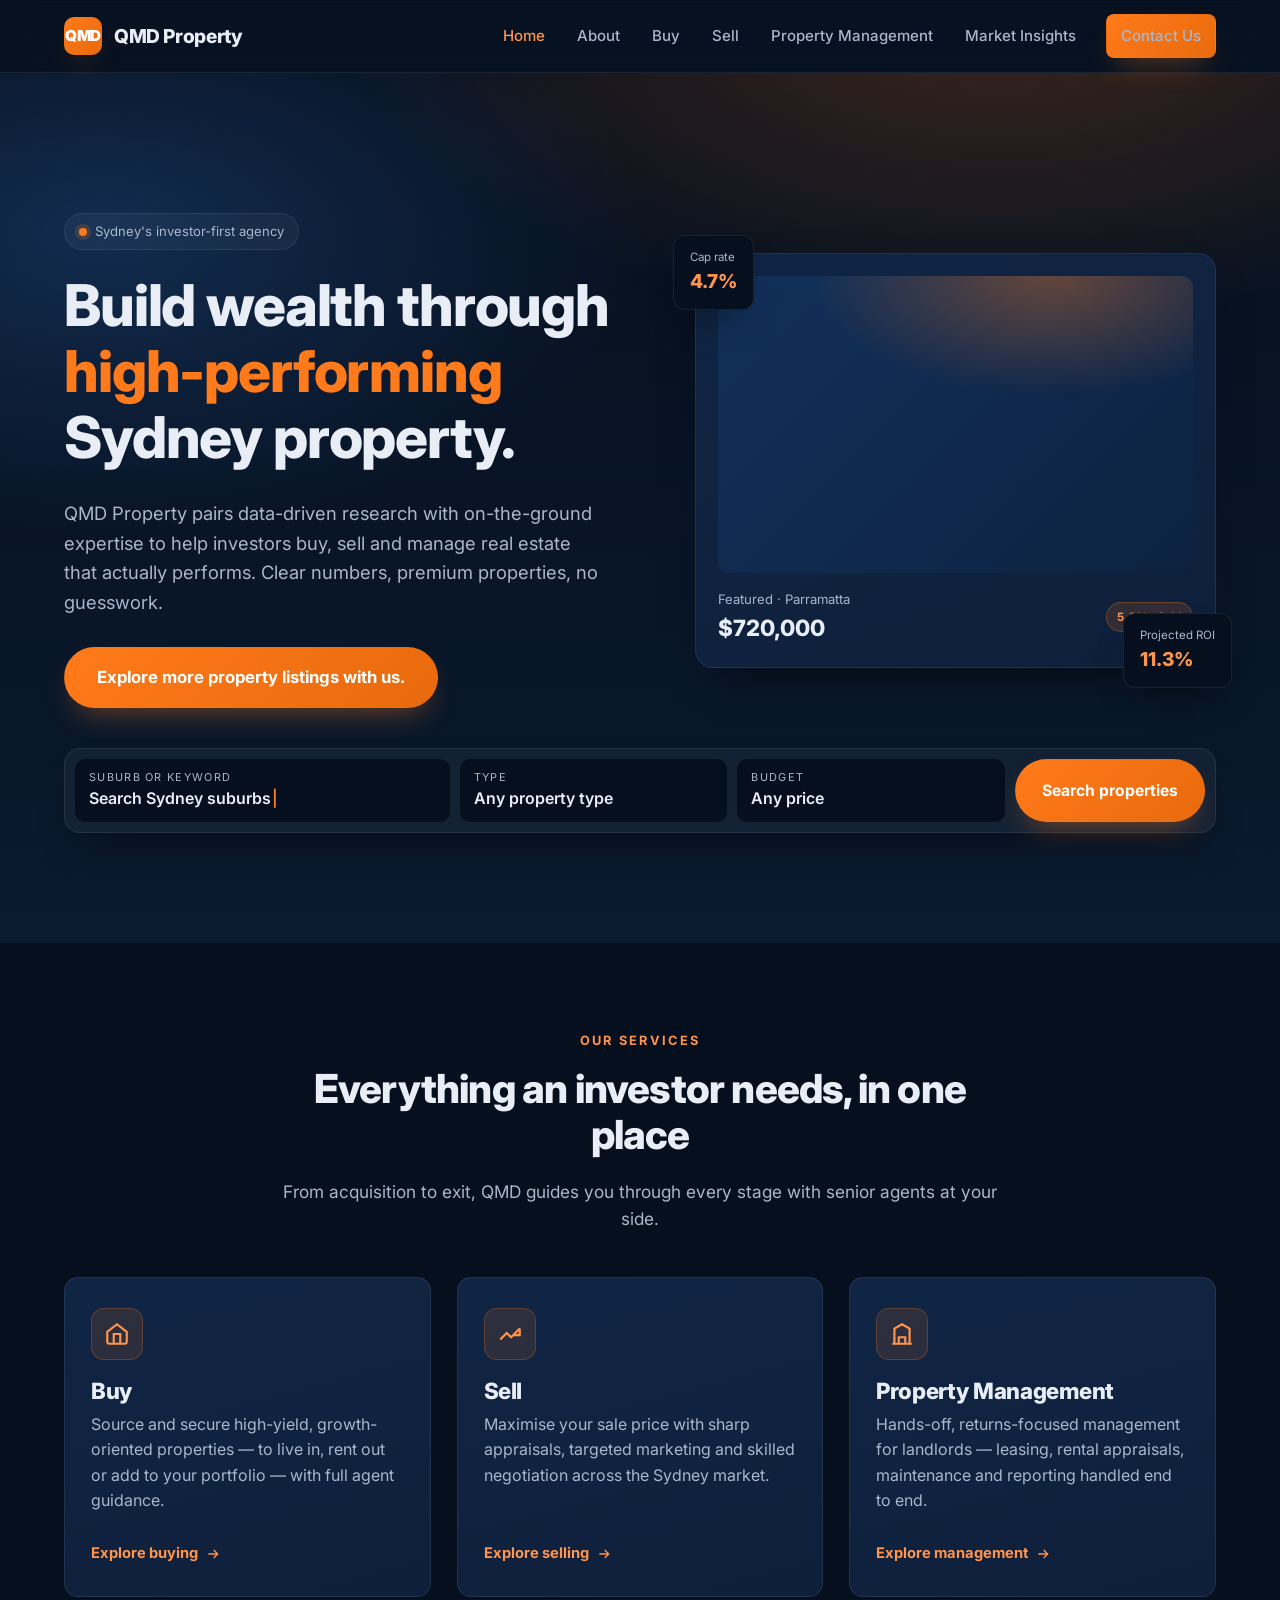
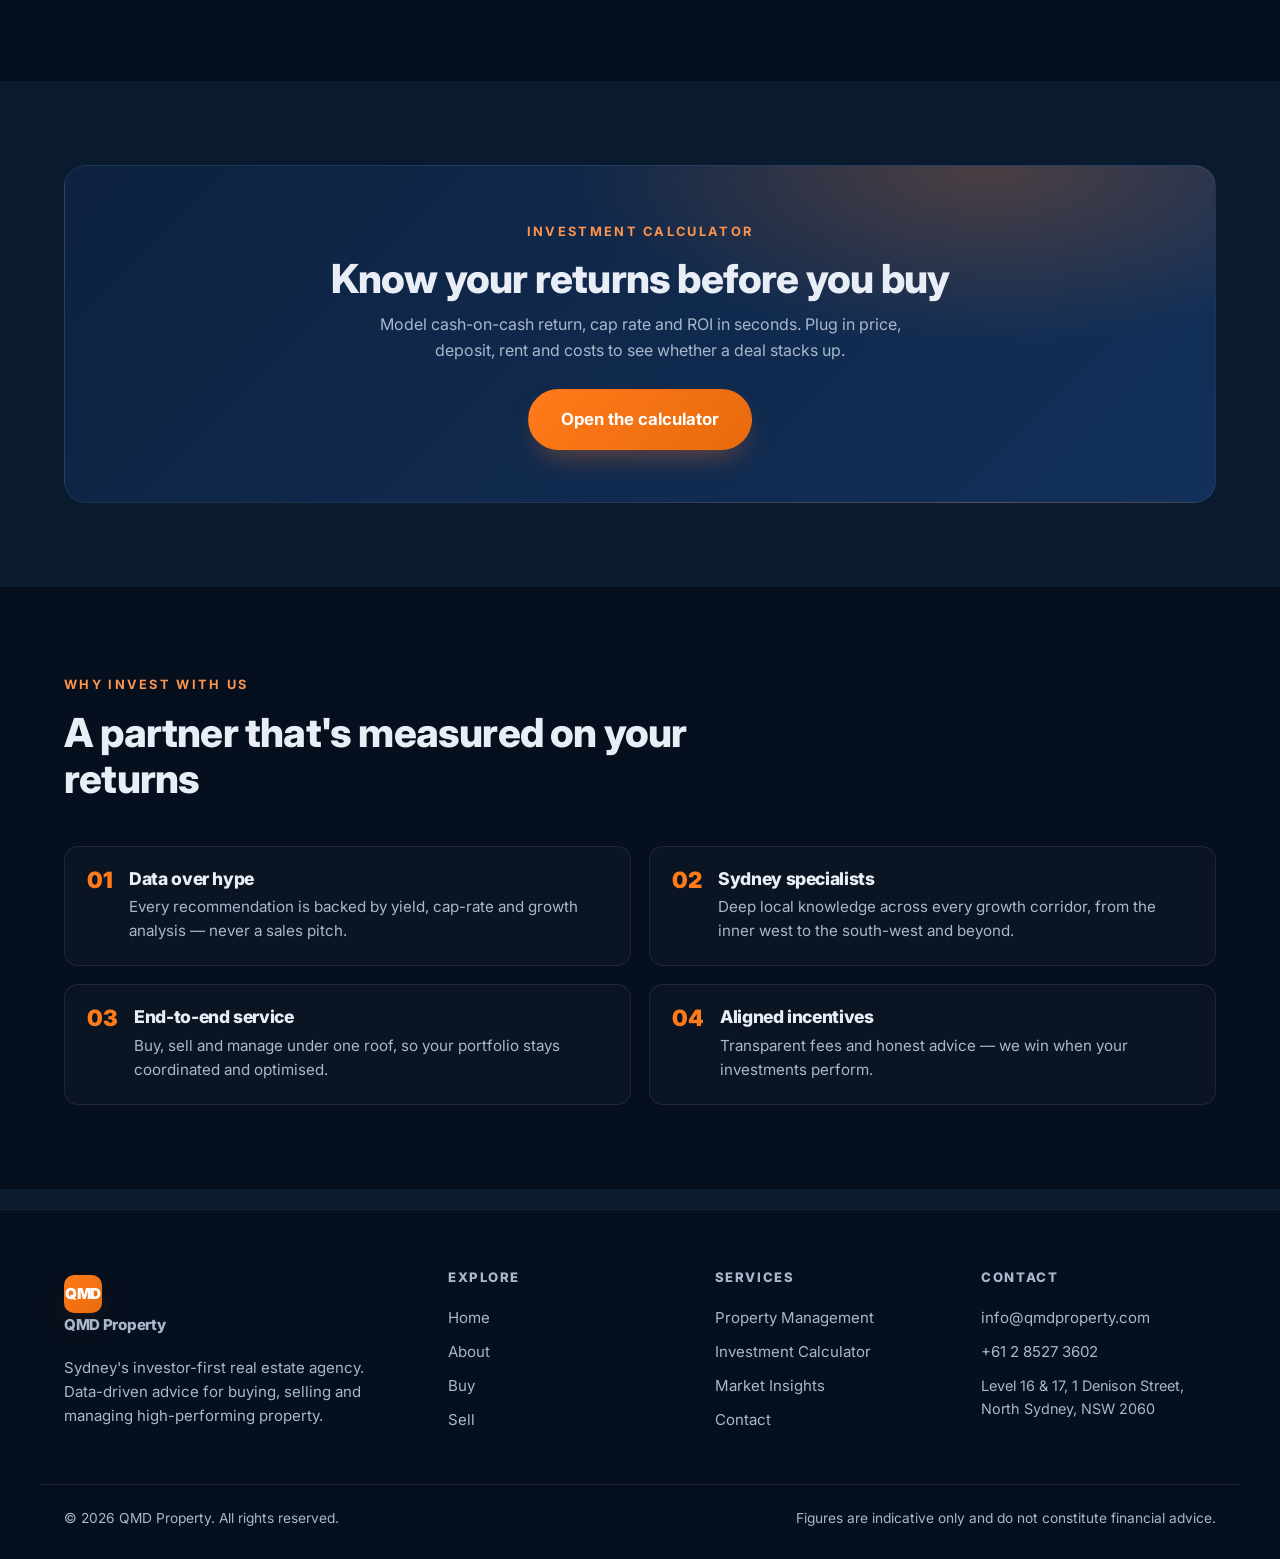
<file: index.html>
<!DOCTYPE html>
<html lang="en">
<head>
  <meta charset="UTF-8">
  <meta name="viewport" content="width=device-width, initial-scale=1.0">
  <title>QMD Property — Sydney Real Estate Investment Agency</title>
  <meta name="description" content="QMD Property is a Sydney-based real estate investment agency helping investors buy, sell and manage high-performing property. Data-driven advice, premium listings.">
  <link rel="preconnect" href="https://fonts.googleapis.com">
  <link rel="preconnect" href="https://fonts.gstatic.com" crossorigin>
  <link href="https://fonts.googleapis.com/css2?family=Inter:wght@400;500;600;700;800;900&display=swap" rel="stylesheet">
  <link rel="stylesheet" href="css/styles.css">
</head>
<body>

  <!-- ============================== NAV ============================== -->
  <header class="nav">
    <div class="container nav__inner">
      <a class="brand" href="index.html">
        <span class="brand__mark">QMD</span>
        <span>QMD Property</span>
      </a>
      <nav class="nav__links" id="navLinks">
        <a href="index.html" class="active">Home</a>
        <a href="about.html">About</a>
        <a href="buy.html">Buy</a>
        <a href="sell.html">Sell</a>
        <a href="property-management.html">Property Management</a>
        <a href="market-insights.html">Market Insights</a>
        <span class="nav__cta"><a class="btn btn--primary" href="contact.html">Contact Us</a></span>
      </nav>
      <button class="nav__toggle" aria-label="Menu"><span></span><span></span><span></span></button>
    </div>
  </header>

  <!-- ============================== HERO ============================== -->
  <section class="hero">
    <div class="container hero__grid">
      <div class="hero__copy reveal in">
        <span class="hero__tag"><span class="dot"></span> Sydney's investor-first agency</span>
        <h1>Build wealth through <span>high-performing</span> Sydney property.</h1>
        <p>QMD Property pairs data-driven research with on-the-ground expertise to help investors buy, sell and manage real estate that actually performs. Clear numbers, premium properties, no guesswork.</p>
        <div class="hero__actions">
          <a class="btn btn--primary btn--lg" href="contact.html">Explore more property listings with us.</a>
        </div>
      </div>

      <!-- parallax visual (hero only) -->
      <div class="hero__visual reveal in" data-delay="1">
        <div class="parallax-layer" data-speed="-0.05">
          <div class="hero-card">
            <div class="hero-card__img"></div>
            <div class="hero-card__row">
              <div>
                <div class="muted" style="font-size:.82rem">Featured · Parramatta</div>
                <div class="price">$720,000</div>
              </div>
              <span class="badge">5.2% yield</span>
            </div>
          </div>
        </div>
        <div class="hero-float hero-float--tl parallax-layer" data-speed="-0.12">
          <div class="k">Cap rate</div><div class="v">4.7%</div>
        </div>
        <div class="hero-float hero-float--br parallax-layer" data-speed="0.1">
          <div class="k">Projected ROI</div><div class="v">11.3%</div>
        </div>
      </div>
    </div>

    <!-- search bar graphic with subtle motion -->
    <div class="container">
      <a class="searchbar reveal in" data-delay="2" href="buy.html" aria-label="Search properties on the Buy page">
        <div class="field field--pulse"><span>Suburb or keyword</span><strong>Search Sydney suburbs</strong></div>
        <div class="field"><span>Type</span><strong>Any property type</strong></div>
        <div class="field"><span>Budget</span><strong>Any price</strong></div>
        <span class="btn btn--primary">Search properties</span>
      </a>
    </div>
  </section>

  <!-- ============================== FEATURED ============================== -->
  <section class="section">
    <div class="container">
      <div class="section-head reveal">
        <span class="eyebrow">Featured Properties</span>
        <h2>Hand-picked investment opportunities</h2>
        <p class="lead">Standout listings in Sydney based on yield, growth potential and tenant demand</p>
      </div>

      <div class="slideshow reveal" data-slideshow>
        <div class="slideshow__viewport">
          <div class="slideshow__track" id="featured-track"><!-- injected by inline script --></div>
        </div>
        <div class="slideshow__nav">
          <div class="slideshow__dots"></div>
          <div class="slide-arrows">
            <button data-prev aria-label="Previous">‹</button>
            <button data-next aria-label="Next">›</button>
          </div>
        </div>
      </div>
    </div>
  </section>

  <!-- ============================== SERVICES ============================== -->
  <section class="section" style="background:var(--navy-900)">
    <div class="container">
      <div class="section-head center reveal">
        <span class="eyebrow">Our Services</span>
        <h2>Everything an investor needs, in one place</h2>
        <p class="lead">From acquisition to exit, QMD guides you through every stage with senior agents at your side.</p>
      </div>
      <div class="grid grid--3">
        <a href="buy.html" class="card feature reveal">
          <div class="feature__icon"><svg viewBox="0 0 24 24" fill="none" stroke="currentColor" stroke-width="2"><path d="M3 10l9-7 9 7v9a2 2 0 0 1-2 2H5a2 2 0 0 1-2-2z"/><path d="M9 21V12h6v9"/></svg></div>
          <h3>Buy</h3>
          <p>Source and secure high-yield, growth-oriented properties — to live in, rent out or add to your portfolio — with full agent guidance.</p>
          <span class="feature__link">Explore buying <svg width="16" height="16" viewBox="0 0 24 24" fill="none" stroke="currentColor" stroke-width="2"><path d="M5 12h14M13 6l6 6-6 6"/></svg></span>
        </a>
        <a href="sell.html" class="card feature reveal" data-delay="1">
          <div class="feature__icon"><svg viewBox="0 0 24 24" fill="none" stroke="currentColor" stroke-width="2"><path d="M3 17l6-6 4 4 8-8"/><path d="M21 7v6h-6"/></svg></div>
          <h3>Sell</h3>
          <p>Maximise your sale price with sharp appraisals, targeted marketing and skilled negotiation across the Sydney market.</p>
          <span class="feature__link">Explore selling <svg width="16" height="16" viewBox="0 0 24 24" fill="none" stroke="currentColor" stroke-width="2"><path d="M5 12h14M13 6l6 6-6 6"/></svg></span>
        </a>
        <a href="property-management.html" class="card feature reveal" data-delay="2">
          <div class="feature__icon"><svg viewBox="0 0 24 24" fill="none" stroke="currentColor" stroke-width="2"><path d="M3 21h18M5 21V7l7-4 7 4v14"/><path d="M9 21v-6h6v6"/></svg></div>
          <h3>Property Management</h3>
          <p>Hands-off, returns-focused management for landlords — leasing, rental appraisals, maintenance and reporting handled end to end.</p>
          <span class="feature__link">Explore management <svg width="16" height="16" viewBox="0 0 24 24" fill="none" stroke="currentColor" stroke-width="2"><path d="M5 12h14M13 6l6 6-6 6"/></svg></span>
        </a>
      </div>
    </div>
  </section>

  <!-- ============================== CALCULATOR TEASER ============================== -->
  <section class="section">
    <div class="container">
      <div class="cta-band reveal">
        <span class="eyebrow">Investment Calculator</span>
        <h2>Know your returns before you buy</h2>
        <p>Model cash-on-cash return, cap rate and ROI in seconds. Plug in price, deposit, rent and costs to see whether a deal stacks up.</p>
        <a class="btn btn--primary btn--lg" href="calculator.html">Open the calculator</a>
      </div>
    </div>
  </section>

  <!-- ============================== WHY INVEST ============================== -->
  <section class="section" style="background:var(--navy-900)">
    <div class="container">
      <div class="section-head reveal">
        <span class="eyebrow">Why Invest With Us</span>
        <h2>A partner that's measured on your returns</h2>
      </div>
      <div class="why">
        <div class="why__item reveal"><div class="why__num">01</div><div><h3>Data over hype</h3><p>Every recommendation is backed by yield, cap-rate and growth analysis — never a sales pitch.</p></div></div>
        <div class="why__item reveal" data-delay="1"><div class="why__num">02</div><div><h3>Sydney specialists</h3><p>Deep local knowledge across every growth corridor, from the inner west to the south-west and beyond.</p></div></div>
        <div class="why__item reveal"><div class="why__num">03</div><div><h3>End-to-end service</h3><p>Buy, sell and manage under one roof, so your portfolio stays coordinated and optimised.</p></div></div>
        <div class="why__item reveal" data-delay="1"><div class="why__num">04</div><div><h3>Aligned incentives</h3><p>Transparent fees and honest advice — we win when your investments perform.</p></div></div>
      </div>
    </div>
  </section>

  <!-- ============================== FOOTER ============================== -->
  <footer class="footer">
    <div class="container footer__grid">
      <div class="footer__about">
        <a class="brand" href="index.html" style="margin-bottom:14px"><span class="brand__mark">QMD</span><span>QMD Property</span></a>
        <p>Sydney's investor-first real estate agency. Data-driven advice for buying, selling and managing high-performing property.</p>
      </div>
      <div><h4>Explore</h4><a href="index.html">Home</a><a href="about.html">About</a><a href="buy.html">Buy</a><a href="sell.html">Sell</a></div>
      <div><h4>Services</h4><a href="property-management.html">Property Management</a><a href="calculator.html">Investment Calculator</a><a href="market-insights.html">Market Insights</a><a href="contact.html">Contact</a></div>
      <div><h4>Contact</h4><a href="mailto:info@qmdproperty.com">info@qmdproperty.com</a><a href="tel:+61285273602">+61 2 8527 3602</a><span class="muted" style="font-size:.9rem;display:block;padding-top:5px">Level 16 &amp; 17, 1 Denison Street,<br>North Sydney, NSW 2060</span></div>
    </div>
    <div class="container footer__bottom">
      <span>© <span data-year></span> QMD Property. All rights reserved.</span>
      <span>Figures are indicative only and do not constitute financial advice.</span>
    </div>
  </footer>

  <script src="js/api.js"></script>
  <script src="js/main.js"></script>
  <!-- Featured slideshow: up to 8 live listings from the QMD Worker (Mantis). -->
  <script>
    (function () {
      var track = document.getElementById("featured-track");
      if (!track || typeof QMDApi === "undefined") return;
      var hideSection = function () { var s = track.closest("section"); if (s) s.style.display = "none"; };
      QMDApi.listings({ listingType: "residential" }).then(function (res) {
        var featured = (res.listings || []).slice(0, 8);
        if (!featured.length) return hideSection();
        track.innerHTML = featured.map(function (l) {
          var photo = l.photos[0] ? l.photos[0].mid : "https://placehold.co/800x560/0d2240/ff7a1a?text=QMD+Property";
          var loc = [l.suburb, l.state].filter(Boolean).join(", ");
          return '<div class="slideshow__slide">' +
            '<a class="card property" href="listing.html?id=' + l.id + '&type=' + encodeURIComponent(l.listingType) + '">' +
              '<div class="property__media">' +
                '<img src="' + photo + '" alt="' + (l.heading || l.type) + '" loading="lazy">' +
                '<span class="property__type">' + l.type + '</span>' +
              '</div>' +
              '<div class="property__body">' +
                '<span class="property__suburb">◴ ' + (loc || 'Sydney') + '</span>' +
                '<span class="property__name">' + (l.heading || l.type) + '</span>' +
                '<span class="property__price">' + QMDApi.formatPrice(l) + '</span>' +
                '<div class="property__specs"><span>⌂ ' + l.bedrooms + ' bd</span><span>⊹ ' + l.bathrooms + ' ba</span><span>⊞ ' + l.parking + ' car</span></div>' +
              '</div>' +
            '</a></div>';
        }).join("");
        if (window.QMD && QMD.initSlideshow) QMD.initSlideshow();
      }).catch(hideSection);
    })();
  </script>
</body>
</html>
</file>
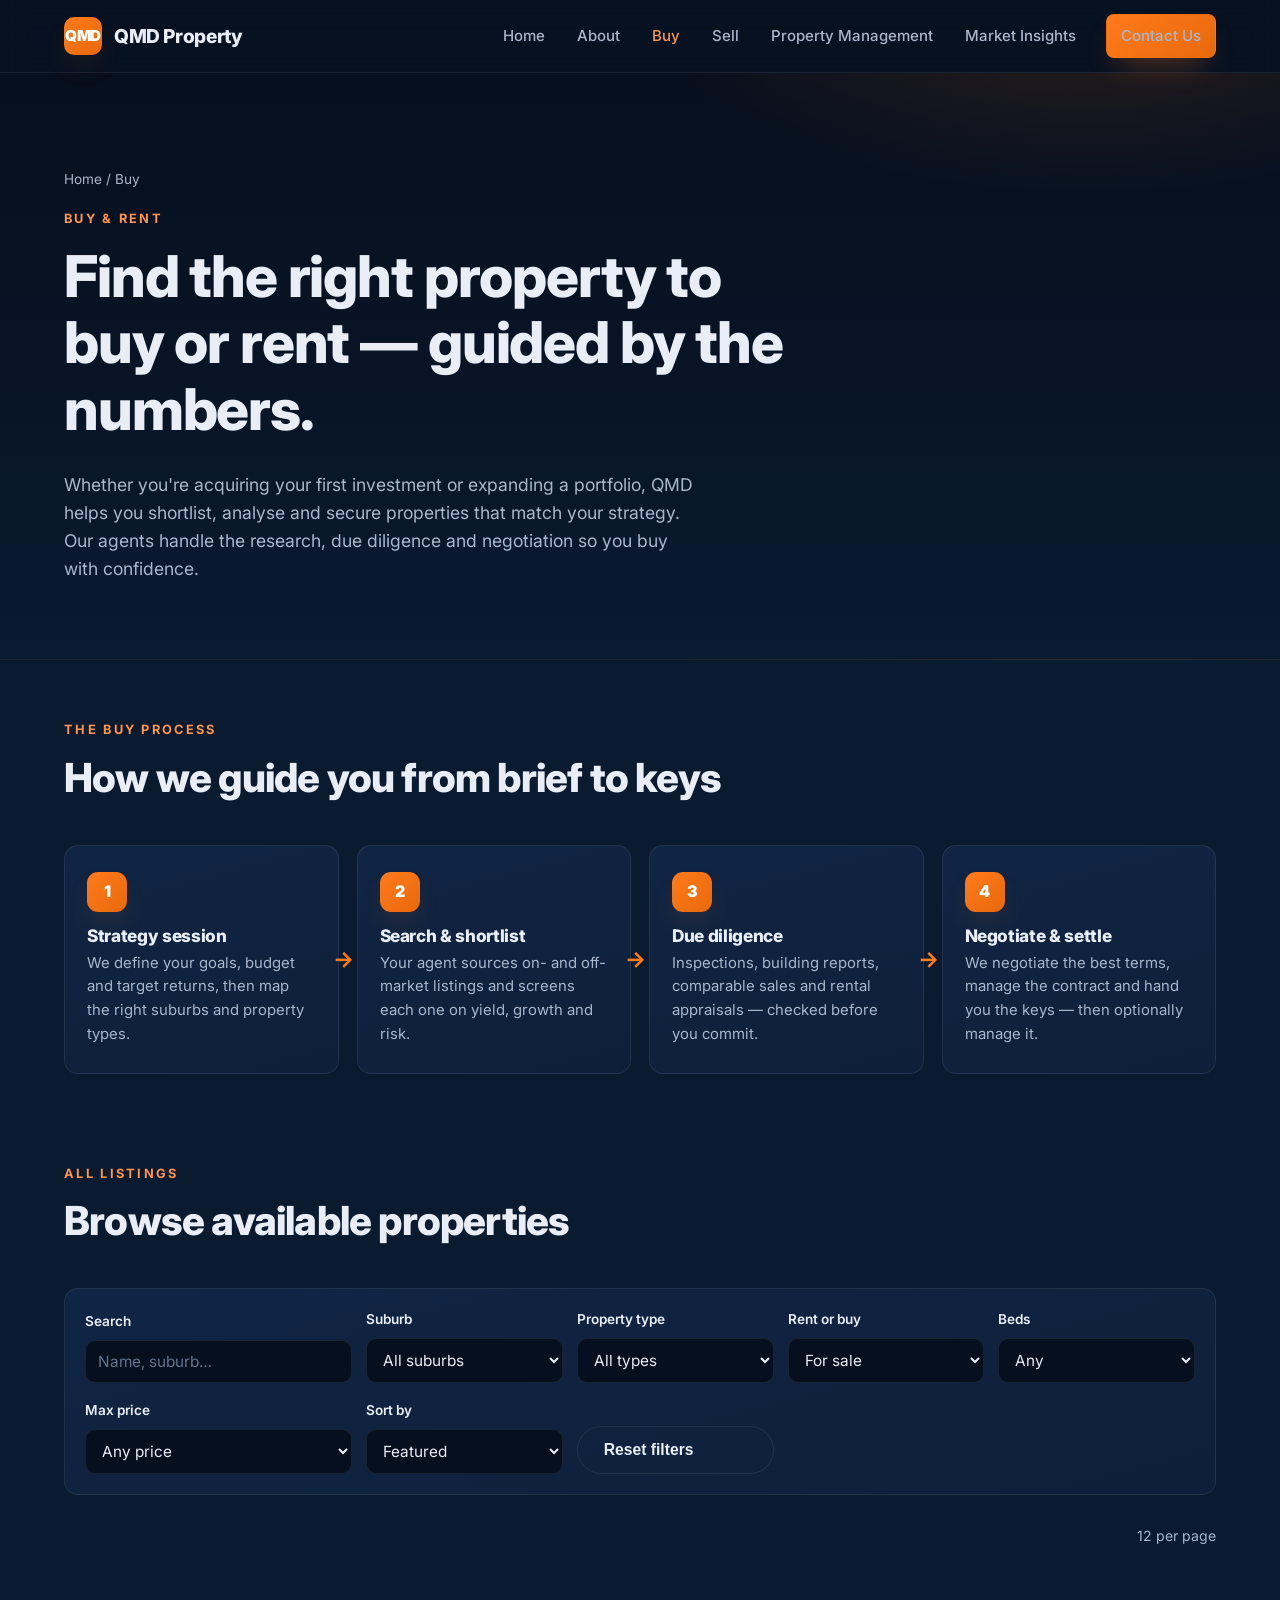
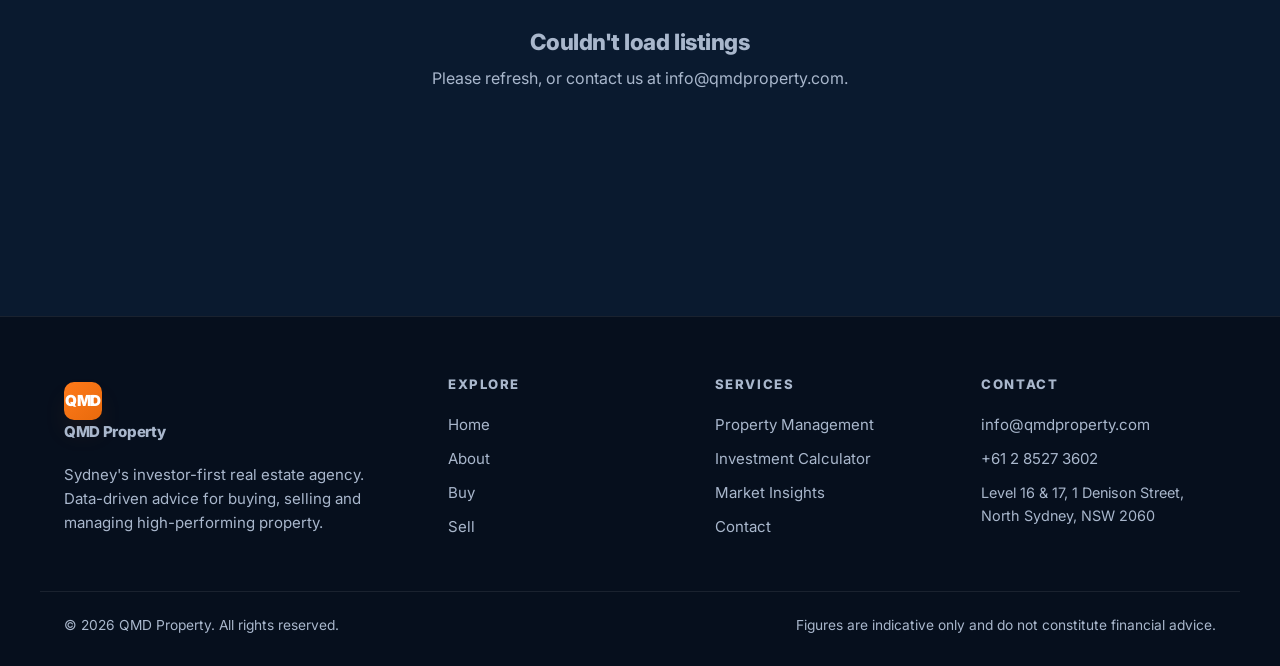
<file: buy.html>
<!DOCTYPE html>
<html lang="en">
<head>
  <meta charset="UTF-8">
  <meta name="viewport" content="width=device-width, initial-scale=1.0">
  <title>Buy & Rent Property — QMD Property</title>
  <meta name="description" content="Browse QMD Property's Sydney investment listings. Filter by price, suburb, type, ROI and buy or rent. Senior agent guidance at every step.">
  <link rel="preconnect" href="https://fonts.googleapis.com">
  <link rel="preconnect" href="https://fonts.gstatic.com" crossorigin>
  <link href="https://fonts.googleapis.com/css2?family=Inter:wght@400;500;600;700;800;900&display=swap" rel="stylesheet">
  <link rel="stylesheet" href="css/styles.css">
</head>
<body>
  <header class="nav">
    <div class="container nav__inner">
      <a class="brand" href="index.html"><span class="brand__mark">QMD</span><span>QMD Property</span></a>
      <nav class="nav__links" id="navLinks">
        <a href="index.html">Home</a>
        <a href="about.html">About</a>
        <a href="buy.html" class="active">Buy</a>
        <a href="sell.html">Sell</a>
        <a href="property-management.html">Property Management</a>
        <a href="market-insights.html">Market Insights</a>
        <span class="nav__cta"><a class="btn btn--primary" href="contact.html">Contact Us</a></span>
      </nav>
      <button class="nav__toggle" aria-label="Menu"><span></span><span></span><span></span></button>
    </div>
  </header>

  <section class="page-hero">
    <div class="container reveal in">
      <nav class="breadcrumb"><a href="index.html">Home</a> / Buy</nav>
      <span class="eyebrow">Buy & Rent</span>
      <h1>Find the right property to buy or rent — guided by the numbers.</h1>
      <p>Whether you're acquiring your first investment or expanding a portfolio, QMD helps you shortlist, analyse and secure properties that match your strategy. Our agents handle the research, due diligence and negotiation so you buy with confidence.</p>
    </div>
  </section>

  <!-- BUY PROCESS FLOWCHART -->
  <section class="section--tight">
    <div class="container">
      <div class="section-head reveal"><span class="eyebrow">The Buy Process</span><h2>How we guide you from brief to keys</h2></div>
      <div class="flow">
        <div class="flow__step reveal"><div class="n">1</div><h3>Strategy session</h3><p>We define your goals, budget and target returns, then map the right suburbs and property types.</p></div>
        <div class="flow__step reveal" data-delay="1"><div class="n">2</div><h3>Search & shortlist</h3><p>Your agent sources on- and off-market listings and screens each one on yield, growth and risk.</p></div>
        <div class="flow__step reveal" data-delay="2"><div class="n">3</div><h3>Due diligence</h3><p>Inspections, building reports, comparable sales and rental appraisals — checked before you commit.</p></div>
        <div class="flow__step reveal" data-delay="3"><div class="n">4</div><h3>Negotiate & settle</h3><p>We negotiate the best terms, manage the contract and hand you the keys — then optionally manage it.</p></div>
      </div>
    </div>
  </section>

  <!-- LISTINGS + FILTERS -->
  <section class="section" style="padding-top:30px">
    <div class="container">
      <div class="section-head reveal"><span class="eyebrow">All Listings</span><h2>Browse available properties</h2></div>

      <div class="toolbar reveal">
        <div class="toolbar__grid">
          <div class="field-group" style="grid-column: span 1;">
            <label for="f-keyword">Search</label>
            <input type="text" id="f-keyword" placeholder="Name, suburb…">
          </div>
          <div class="field-group">
            <label for="f-suburb">Suburb</label>
            <select id="f-suburb"><option value="">All suburbs</option></select>
          </div>
          <div class="field-group">
            <label for="f-type">Property type</label>
            <select id="f-type"><option value="">All types</option></select>
          </div>
          <div class="field-group">
            <label for="f-listing-type">Rent or buy</label>
            <select id="f-listing-type">
              <option value="residential">For sale</option>
              <option value="rental">For rent</option>
            </select>
          </div>
          <div class="field-group">
            <label for="f-beds">Beds</label>
            <select id="f-beds">
              <option value="">Any</option>
              <option value="1">1+</option>
              <option value="2">2+</option>
              <option value="3">3+</option>
              <option value="4">4+</option>
            </select>
          </div>
          <div class="field-group">
            <label for="f-price">Max price</label>
            <select id="f-price">
              <option value="">Any price</option>
              <option value="600000">Up to $600k</option>
              <option value="800000">Up to $800k</option>
              <option value="1000000">Up to $1M</option>
              <option value="1500000">Up to $1.5M</option>
              <option value="2000000">Up to $2M</option>
              <option value="3000000">Up to $3M</option>
            </select>
          </div>
          <div class="field-group">
            <label for="f-sort">Sort by</label>
            <select id="f-sort">
              <option value="">Featured</option>
              <option value="price-asc">Price: low to high</option>
              <option value="price-desc">Price: high to low</option>
              <option value="beds-desc">Most bedrooms</option>
            </select>
          </div>
          <div class="field-group" style="justify-content:flex-end">
            <label>&nbsp;</label>
            <button class="btn btn--ghost" id="f-reset" type="button">Reset filters</button>
          </div>
        </div>
      </div>

      <div class="results-meta">
        <span class="count" id="results-count"></span>
        <span class="muted" style="font-size:.88rem">12 per page</span>
      </div>

      <div class="grid grid--3" id="listings-grid"></div>
      <div class="pagination" id="pagination"></div>
    </div>
  </section>

  <footer class="footer">
    <div class="container footer__grid">
      <div class="footer__about"><a class="brand" href="index.html" style="margin-bottom:14px"><span class="brand__mark">QMD</span><span>QMD Property</span></a><p>Sydney's investor-first real estate agency. Data-driven advice for buying, selling and managing high-performing property.</p></div>
      <div><h4>Explore</h4><a href="index.html">Home</a><a href="about.html">About</a><a href="buy.html">Buy</a><a href="sell.html">Sell</a></div>
      <div><h4>Services</h4><a href="property-management.html">Property Management</a><a href="calculator.html">Investment Calculator</a><a href="market-insights.html">Market Insights</a><a href="contact.html">Contact</a></div>
      <div><h4>Contact</h4><a href="mailto:info@qmdproperty.com">info@qmdproperty.com</a><a href="tel:+61285273602">+61 2 8527 3602</a><span class="muted" style="font-size:.9rem;display:block;padding-top:5px">Level 16 &amp; 17, 1 Denison Street,<br>North Sydney, NSW 2060</span></div>
    </div>
    <div class="container footer__bottom"><span>© <span data-year></span> QMD Property. All rights reserved.</span><span>Figures are indicative only and do not constitute financial advice.</span></div>
  </footer>

  <script src="js/api.js"></script>
  <script src="js/main.js"></script>
  <script src="js/buy.js"></script>
</body>
</html>
</file>
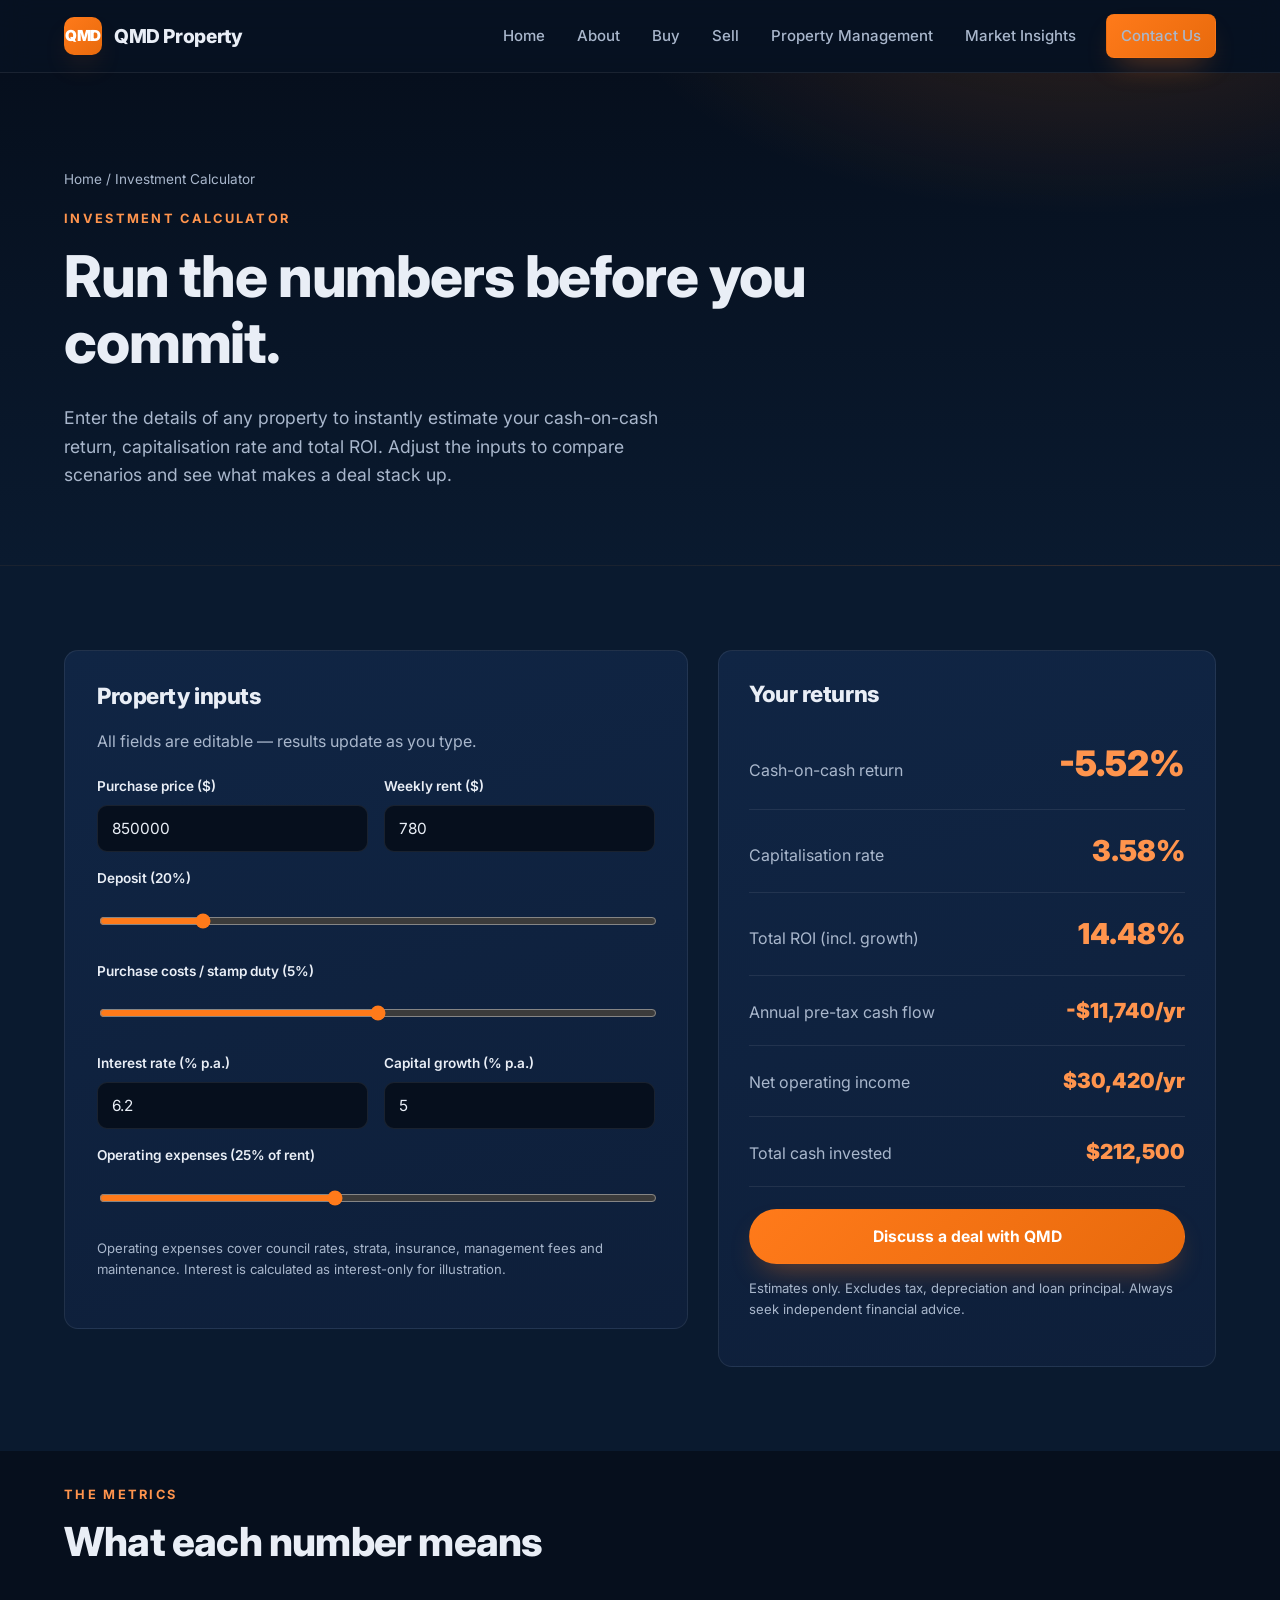
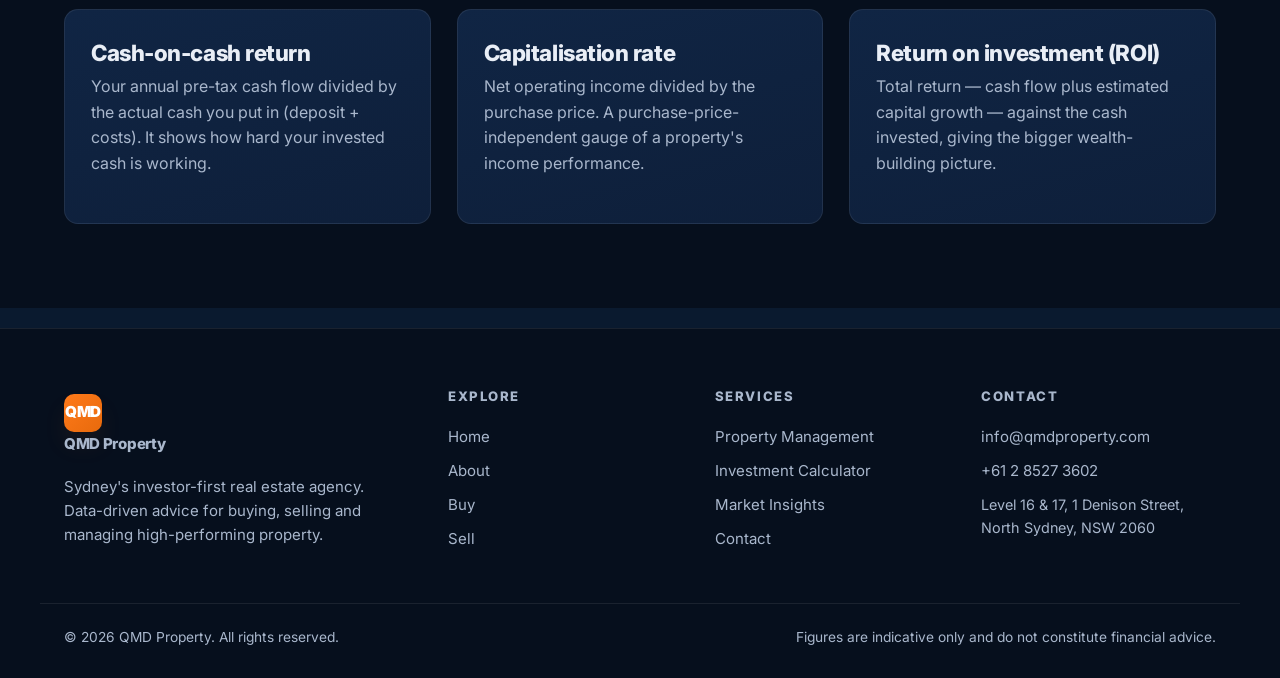
<file: calculator.html>
<!DOCTYPE html>
<html lang="en">
<head>
  <meta charset="UTF-8">
  <meta name="viewport" content="width=device-width, initial-scale=1.0">
  <title>Investment Calculator — QMD Property</title>
  <meta name="description" content="Calculate cash-on-cash return, cap rate and ROI for any Sydney investment property with QMD Property's free calculator.">
  <link rel="preconnect" href="https://fonts.googleapis.com">
  <link rel="preconnect" href="https://fonts.gstatic.com" crossorigin>
  <link href="https://fonts.googleapis.com/css2?family=Inter:wght@400;500;600;700;800;900&display=swap" rel="stylesheet">
  <link rel="stylesheet" href="css/styles.css">
</head>
<body>
  <header class="nav">
    <div class="container nav__inner">
      <a class="brand" href="index.html"><span class="brand__mark">QMD</span><span>QMD Property</span></a>
      <nav class="nav__links" id="navLinks">
        <a href="index.html">Home</a>
        <a href="about.html">About</a>
        <a href="buy.html">Buy</a>
        <a href="sell.html">Sell</a>
        <a href="property-management.html">Property Management</a>
        <a href="market-insights.html">Market Insights</a>
        <span class="nav__cta"><a class="btn btn--primary" href="contact.html">Contact Us</a></span>
      </nav>
      <button class="nav__toggle" aria-label="Menu"><span></span><span></span><span></span></button>
    </div>
  </header>

  <section class="page-hero">
    <div class="container reveal in">
      <nav class="breadcrumb"><a href="index.html">Home</a> / Investment Calculator</nav>
      <span class="eyebrow">Investment Calculator</span>
      <h1>Run the numbers before you commit.</h1>
      <p>Enter the details of any property to instantly estimate your cash-on-cash return, capitalisation rate and total ROI. Adjust the inputs to compare scenarios and see what makes a deal stack up.</p>
    </div>
  </section>

  <section class="section">
    <div class="container">
      <div class="calc">
        <!-- INPUTS -->
        <form class="form-card form" id="calc-form">
          <h2 style="font-size:1.4rem;margin-bottom:4px">Property inputs</h2>
          <p class="muted" style="margin-bottom:6px">All fields are editable — results update as you type.</p>

          <div class="row">
            <div class="field-group"><label for="c-price">Purchase price ($)</label><input id="c-price" type="number" min="0" step="1000" value="850000"></div>
            <div class="field-group"><label for="c-rent">Weekly rent ($)</label><input id="c-rent" type="number" min="0" step="5" value="780"></div>
          </div>

          <div class="field-group">
            <label for="c-deposit">Deposit (<span data-mirror="c-deposit">20</span>%)</label>
            <input id="c-deposit" type="range" min="5" max="100" step="1" value="20">
          </div>
          <div class="field-group">
            <label for="c-costs">Purchase costs / stamp duty (<span data-mirror="c-costs">5</span>%)</label>
            <input id="c-costs" type="range" min="0" max="10" step="0.5" value="5">
          </div>
          <div class="row">
            <div class="field-group"><label for="c-rate">Interest rate (% p.a.)</label><input id="c-rate" type="number" min="0" step="0.1" value="6.2"></div>
            <div class="field-group"><label for="c-growth">Capital growth (% p.a.)</label><input id="c-growth" type="number" min="0" step="0.1" value="5"></div>
          </div>
          <div class="field-group">
            <label for="c-expenses">Operating expenses (<span data-mirror="c-expenses">25</span>% of rent)</label>
            <input id="c-expenses" type="range" min="0" max="60" step="1" value="25">
          </div>
          <p class="form__note">Operating expenses cover council rates, strata, insurance, management fees and maintenance. Interest is calculated as interest-only for illustration.</p>
        </form>

        <!-- RESULTS -->
        <aside class="calc__results">
          <h2 style="font-size:1.4rem;margin-bottom:10px">Your returns</h2>
          <div class="result-row"><span class="label">Cash-on-cash return</span><span class="value big" id="r-coc">0.00%</span></div>
          <div class="result-row"><span class="label">Capitalisation rate</span><span class="value" id="r-cap">0.00%</span></div>
          <div class="result-row"><span class="label">Total ROI (incl. growth)</span><span class="value" id="r-roi">0.00%</span></div>
          <div class="result-row"><span class="label">Annual pre-tax cash flow</span><span class="value" id="r-cashflow" style="font-size:1.3rem">$0/yr</span></div>
          <div class="result-row"><span class="label">Net operating income</span><span class="value" id="r-noi" style="font-size:1.3rem">$0/yr</span></div>
          <div class="result-row"><span class="label">Total cash invested</span><span class="value" id="r-invested" style="font-size:1.3rem">$0</span></div>
          <a class="btn btn--primary btn--block" href="contact.html" style="margin-top:22px">Discuss a deal with QMD</a>
          <p class="form__note" style="margin-top:14px">Estimates only. Excludes tax, depreciation and loan principal. Always seek independent financial advice.</p>
        </aside>
      </div>
    </div>
  </section>

  <!-- DEFINITIONS -->
  <section class="section" style="background:var(--navy-900);padding-top:30px">
    <div class="container">
      <div class="section-head reveal"><span class="eyebrow">The Metrics</span><h2>What each number means</h2></div>
      <div class="grid grid--3">
        <div class="card feature reveal"><h3>Cash-on-cash return</h3><p>Your annual pre-tax cash flow divided by the actual cash you put in (deposit + costs). It shows how hard your invested cash is working.</p></div>
        <div class="card feature reveal" data-delay="1"><h3>Capitalisation rate</h3><p>Net operating income divided by the purchase price. A purchase-price-independent gauge of a property's income performance.</p></div>
        <div class="card feature reveal" data-delay="2"><h3>Return on investment (ROI)</h3><p>Total return — cash flow plus estimated capital growth — against the cash invested, giving the bigger wealth-building picture.</p></div>
      </div>
    </div>
  </section>

  <footer class="footer">
    <div class="container footer__grid">
      <div class="footer__about"><a class="brand" href="index.html" style="margin-bottom:14px"><span class="brand__mark">QMD</span><span>QMD Property</span></a><p>Sydney's investor-first real estate agency. Data-driven advice for buying, selling and managing high-performing property.</p></div>
      <div><h4>Explore</h4><a href="index.html">Home</a><a href="about.html">About</a><a href="buy.html">Buy</a><a href="sell.html">Sell</a></div>
      <div><h4>Services</h4><a href="property-management.html">Property Management</a><a href="calculator.html">Investment Calculator</a><a href="market-insights.html">Market Insights</a><a href="contact.html">Contact</a></div>
      <div><h4>Contact</h4><a href="mailto:info@qmdproperty.com">info@qmdproperty.com</a><a href="tel:+61285273602">+61 2 8527 3602</a><span class="muted" style="font-size:.9rem;display:block;padding-top:5px">Level 16 &amp; 17, 1 Denison Street,<br>North Sydney, NSW 2060</span></div>
    </div>
    <div class="container footer__bottom"><span>© <span data-year></span> QMD Property. All rights reserved.</span><span>Figures are indicative only and do not constitute financial advice.</span></div>
  </footer>

  <script src="js/main.js"></script>
  <script src="js/calculator.js"></script>
</body>
</html>
</file>
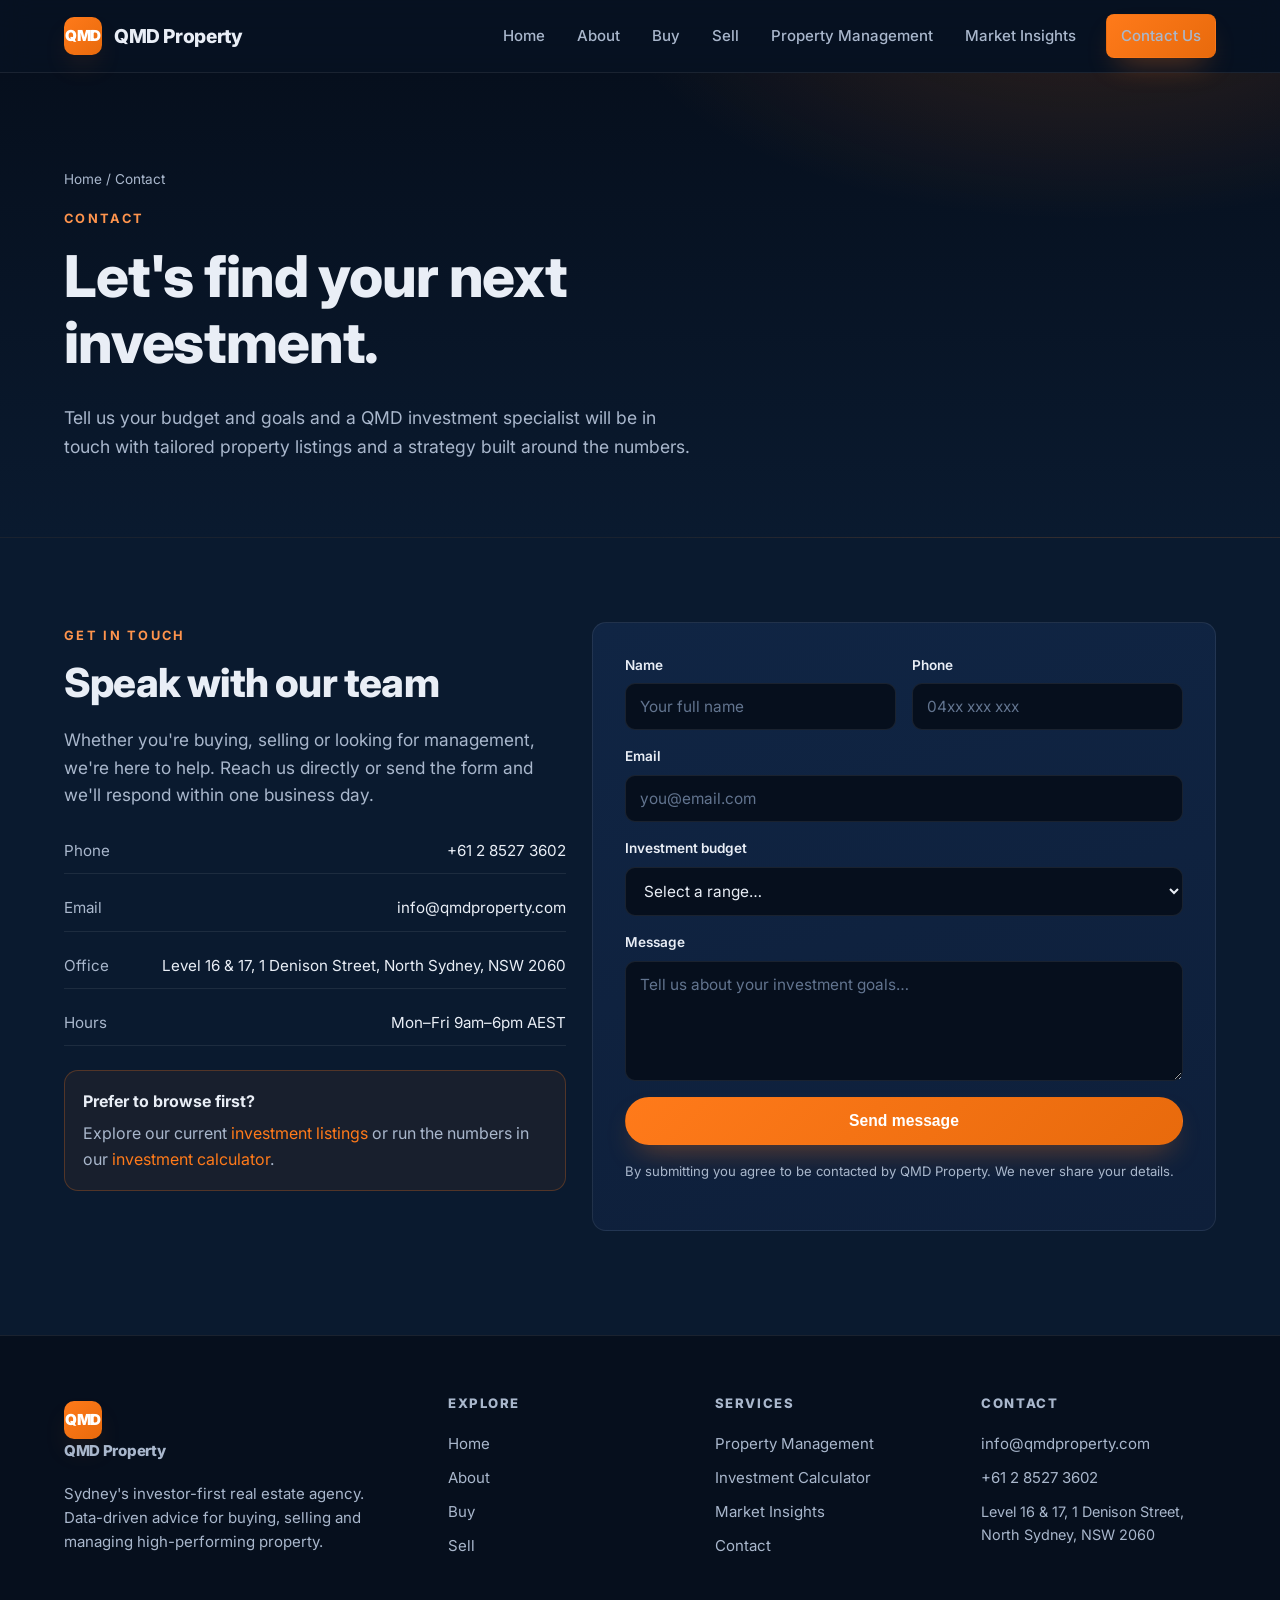
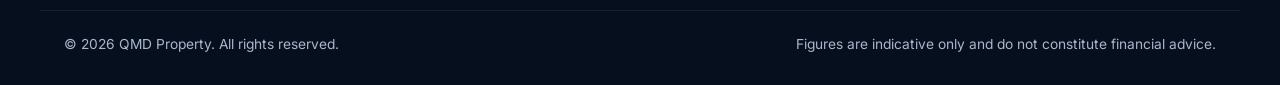
<file: contact.html>
<!DOCTYPE html>
<html lang="en">
<head>
  <meta charset="UTF-8">
  <meta name="viewport" content="width=device-width, initial-scale=1.0">
  <title>Contact — QMD Property</title>
  <meta name="description" content="Get in touch with QMD Property, Sydney's investor-first real estate agency. Tell us your budget and goals and we'll find listings to match.">
  <link rel="preconnect" href="https://fonts.googleapis.com">
  <link rel="preconnect" href="https://fonts.gstatic.com" crossorigin>
  <link href="https://fonts.googleapis.com/css2?family=Inter:wght@400;500;600;700;800;900&display=swap" rel="stylesheet">
  <link rel="stylesheet" href="css/styles.css">
</head>
<body>
  <header class="nav">
    <div class="container nav__inner">
      <a class="brand" href="index.html"><span class="brand__mark">QMD</span><span>QMD Property</span></a>
      <nav class="nav__links" id="navLinks">
        <a href="index.html">Home</a>
        <a href="about.html">About</a>
        <a href="buy.html">Buy</a>
        <a href="sell.html">Sell</a>
        <a href="property-management.html">Property Management</a>
        <a href="market-insights.html">Market Insights</a>
        <span class="nav__cta"><a class="btn btn--primary" href="contact.html">Contact Us</a></span>
      </nav>
      <button class="nav__toggle" aria-label="Menu"><span></span><span></span><span></span></button>
    </div>
  </header>

  <section class="page-hero">
    <div class="container reveal in">
      <nav class="breadcrumb"><a href="index.html">Home</a> / Contact</nav>
      <span class="eyebrow">Contact</span>
      <h1>Let's find your next investment.</h1>
      <p>Tell us your budget and goals and a QMD investment specialist will be in touch with tailored property listings and a strategy built around the numbers.</p>
    </div>
  </section>

  <section class="section">
    <div class="container">
      <div class="grid grid--2" style="align-items:start">

        <div class="reveal">
          <span class="eyebrow">Get In Touch</span>
          <h2>Speak with our team</h2>
          <p class="lead">Whether you're buying, selling or looking for management, we're here to help. Reach us directly or send the form and we'll respond within one business day.</p>
          <ul class="spec-list" style="grid-template-columns:1fr;margin-top:20px">
            <li><span>Phone</span><span>+61 2 8527 3602</span></li>
            <li><span>Email</span><span>info@qmdproperty.com</span></li>
            <li><span>Office</span><span>Level 16 &amp; 17, 1 Denison Street, North Sydney, NSW 2060</span></li>
            <li><span>Hours</span><span>Mon–Fri 9am–6pm AEST</span></li>
          </ul>
          <div class="card" style="padding:18px;margin-top:24px;background:rgba(255,122,26,.06);border-color:rgba(255,122,26,.25)">
            <strong>Prefer to browse first?</strong>
            <p class="muted" style="margin:6px 0 0">Explore our current <a class="text-orange" href="buy.html">investment listings</a> or run the numbers in our <a class="text-orange" href="calculator.html">investment calculator</a>.</p>
          </div>
        </div>

        <div class="form-card reveal" data-delay="1">
          <!-- Submits to the QMD Worker -> Mantis leads endpoint -->
          <form class="form" data-qmd-form="enquiry" data-source="Website Contact Form">
            <div class="form-success" role="status">Thanks — your message has been sent. A QMD specialist will be in touch within one business day.</div>
            <div class="row">
              <div class="field-group"><label for="c-name">Name</label><input id="c-name" type="text" name="name" required placeholder="Your full name"></div>
              <div class="field-group"><label for="c-phone">Phone</label><input id="c-phone" type="tel" name="phone" required placeholder="04xx xxx xxx"></div>
            </div>
            <div class="field-group"><label for="c-email">Email</label><input id="c-email" type="email" name="email" required placeholder="you@email.com"></div>
            <div class="field-group">
              <label for="c-budget">Investment budget</label>
              <select id="c-budget" name="investment_budget" required>
                <option value="">Select a range…</option>
                <option>Under $600k</option>
                <option>$600k – $900k</option>
                <option>$900k – $1.2M</option>
                <option>$1.2M – $1.8M</option>
                <option>$1.8M – $2.5M</option>
                <option>$2.5M+</option>
              </select>
            </div>
            <div class="field-group"><label for="c-msg">Message</label><textarea id="c-msg" name="message" required placeholder="Tell us about your investment goals…"></textarea></div>
            <button class="btn btn--primary btn--block" type="submit">Send message</button>
            <p class="form__note">By submitting you agree to be contacted by QMD Property. We never share your details.</p>
          </form>
        </div>

      </div>
    </div>
  </section>

  <footer class="footer">
    <div class="container footer__grid">
      <div class="footer__about"><a class="brand" href="index.html" style="margin-bottom:14px"><span class="brand__mark">QMD</span><span>QMD Property</span></a><p>Sydney's investor-first real estate agency. Data-driven advice for buying, selling and managing high-performing property.</p></div>
      <div><h4>Explore</h4><a href="index.html">Home</a><a href="about.html">About</a><a href="buy.html">Buy</a><a href="sell.html">Sell</a></div>
      <div><h4>Services</h4><a href="property-management.html">Property Management</a><a href="calculator.html">Investment Calculator</a><a href="market-insights.html">Market Insights</a><a href="contact.html">Contact</a></div>
      <div><h4>Contact</h4><a href="mailto:info@qmdproperty.com">info@qmdproperty.com</a><a href="tel:+61285273602">+61 2 8527 3602</a><span class="muted" style="font-size:.9rem;display:block;padding-top:5px">Level 16 &amp; 17, 1 Denison Street,<br>North Sydney, NSW 2060</span></div>
    </div>
    <div class="container footer__bottom"><span>© <span data-year></span> QMD Property. All rights reserved.</span><span>Figures are indicative only and do not constitute financial advice.</span></div>
  </footer>

  <script src="js/api.js"></script>
  <script src="js/main.js"></script>
</body>
</html>
</file>
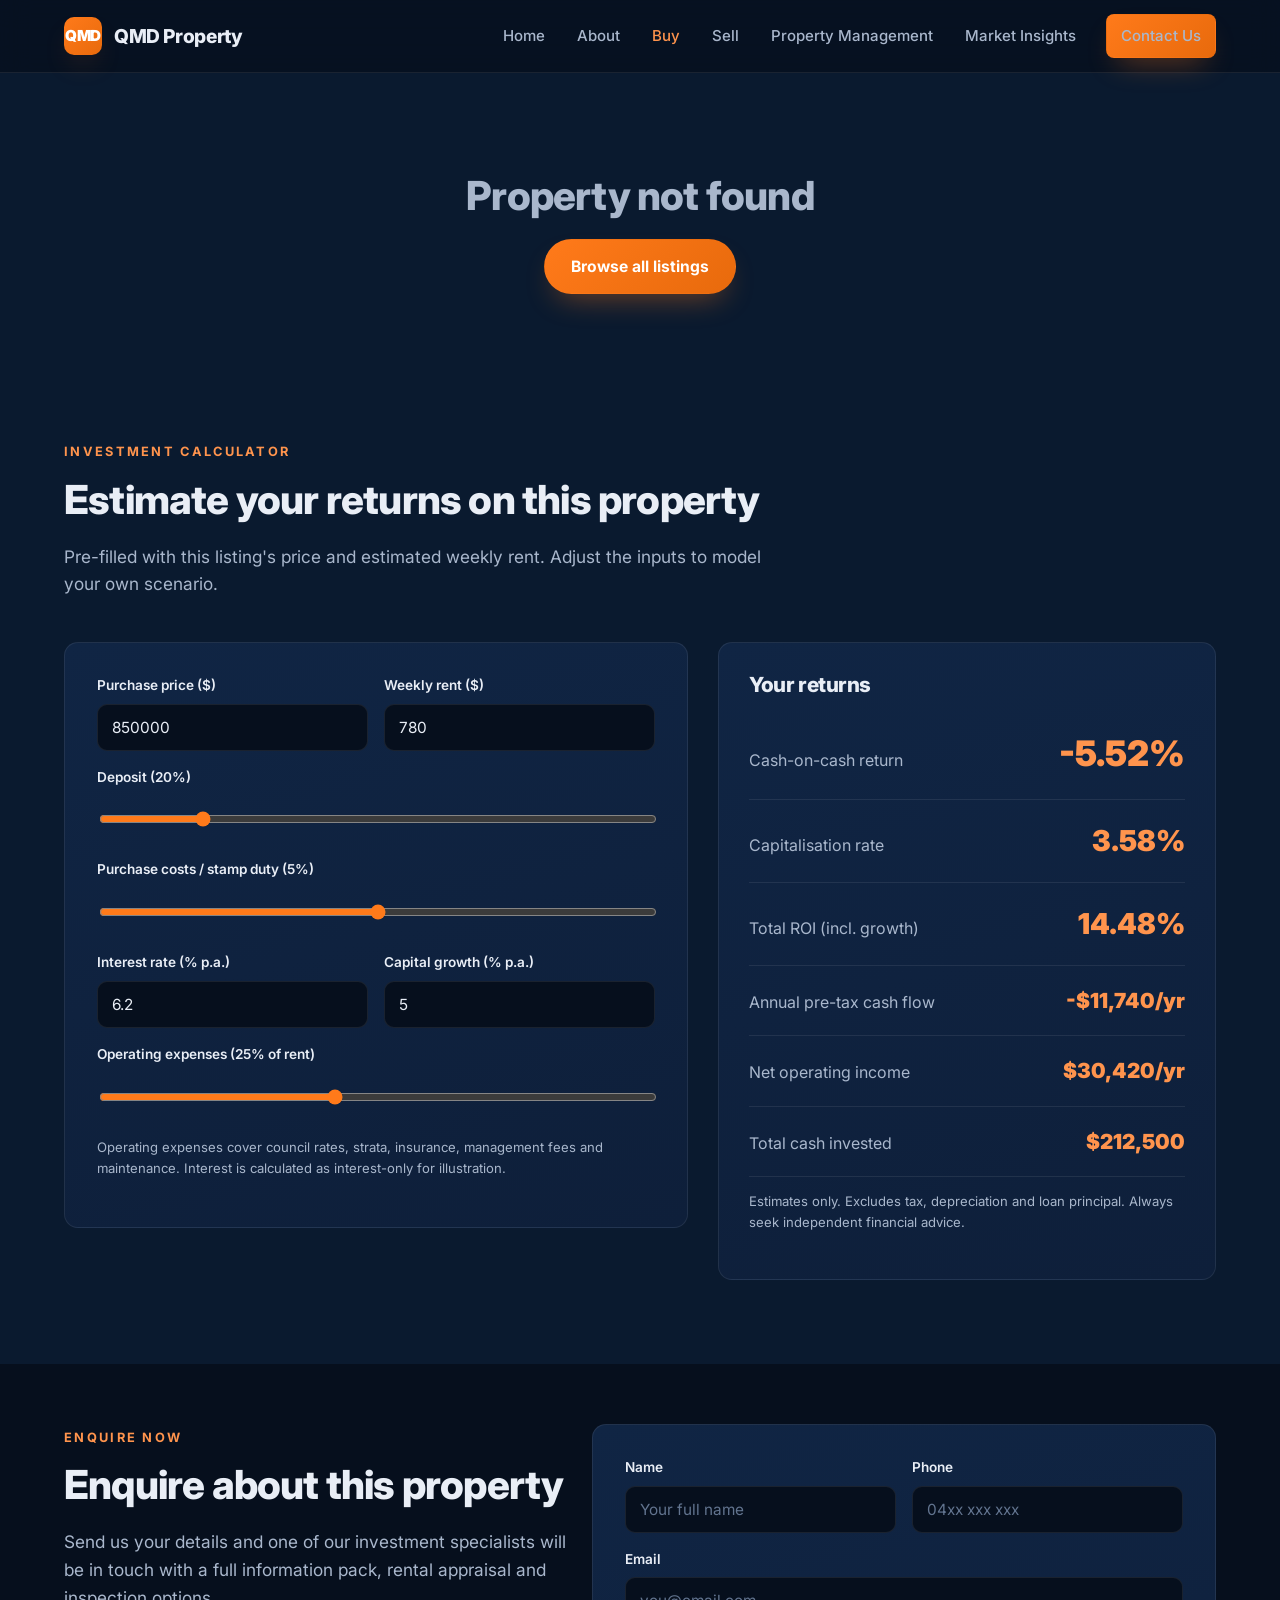
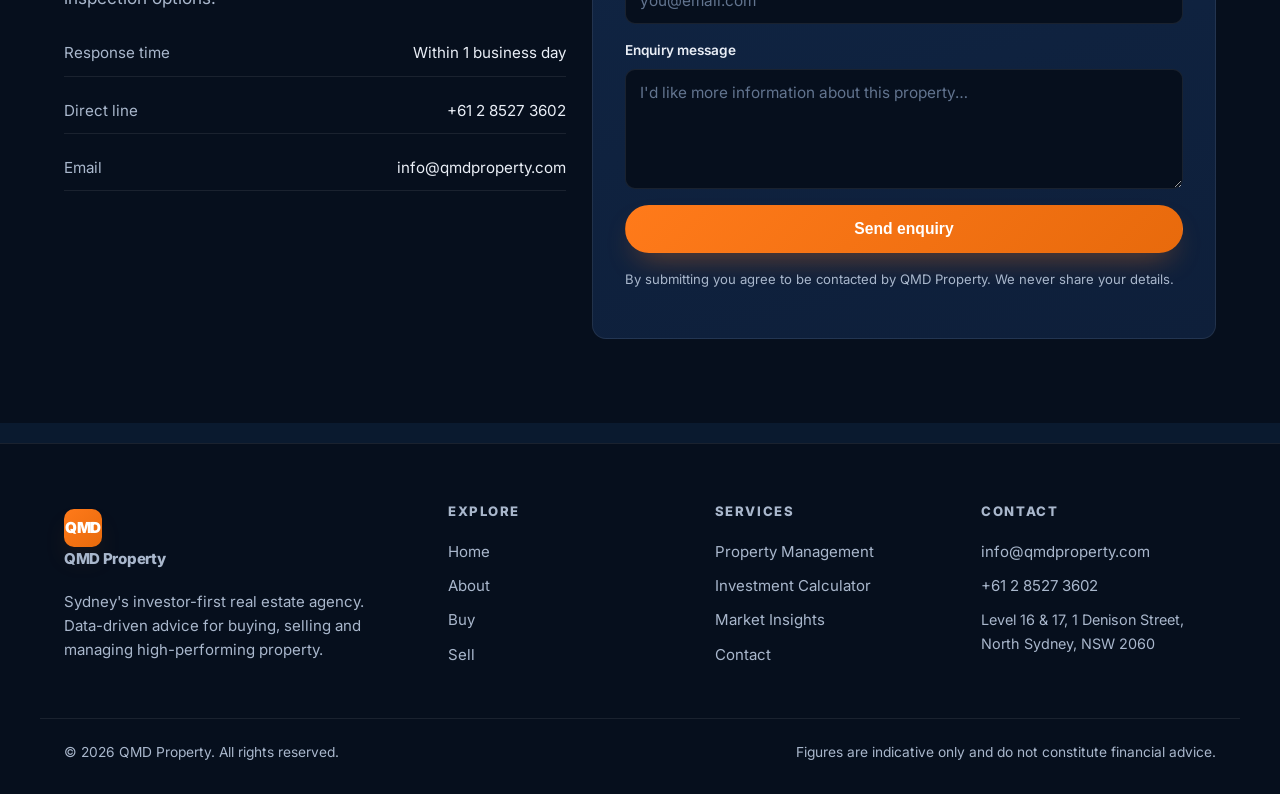
<file: listing.html>
<!DOCTYPE html>
<html lang="en">
<head>
  <meta charset="UTF-8">
  <meta name="viewport" content="width=device-width, initial-scale=1.0">
  <title>Property Listing — QMD Property</title>
  <meta name="description" content="Full details, photos and investment statistics for this QMD Property listing. Enquire now with our team.">
  <link rel="preconnect" href="https://fonts.googleapis.com">
  <link rel="preconnect" href="https://fonts.gstatic.com" crossorigin>
  <link href="https://fonts.googleapis.com/css2?family=Inter:wght@400;500;600;700;800;900&display=swap" rel="stylesheet">
  <link rel="stylesheet" href="css/styles.css">
</head>
<body>
  <header class="nav">
    <div class="container nav__inner">
      <a class="brand" href="index.html"><span class="brand__mark">QMD</span><span>QMD Property</span></a>
      <nav class="nav__links" id="navLinks">
        <a href="index.html">Home</a>
        <a href="about.html">About</a>
        <a href="buy.html" class="active">Buy</a>
        <a href="sell.html">Sell</a>
        <a href="property-management.html">Property Management</a>
        <a href="market-insights.html">Market Insights</a>
        <span class="nav__cta"><a class="btn btn--primary" href="contact.html">Contact Us</a></span>
      </nav>
      <button class="nav__toggle" aria-label="Menu"><span></span><span></span><span></span></button>
    </div>
  </header>

  <section class="section" style="padding-top:40px">
    <div class="container" id="listing-root"><!-- rendered by listing.js --></div>
  </section>

  <!-- INVESTMENT CALCULATOR (pre-filled for this property) -->
  <section class="section" style="padding-top:0">
    <div class="container">
      <div class="section-head reveal">
        <span class="eyebrow">Investment Calculator</span>
        <h2>Estimate your returns on this property</h2>
        <p class="lead">Pre-filled with this listing's price and estimated weekly rent. Adjust the inputs to model your own scenario.</p>
      </div>
      <div class="calc">
        <!-- INPUTS -->
        <form class="form-card form" id="calc-form">
          <div class="row">
            <div class="field-group"><label for="c-price">Purchase price ($)</label><input id="c-price" type="number" min="0" step="1000" value="850000"></div>
            <div class="field-group"><label for="c-rent">Weekly rent ($)</label><input id="c-rent" type="number" min="0" step="5" value="780"></div>
          </div>
          <div class="field-group">
            <label for="c-deposit">Deposit (<span data-mirror="c-deposit">20</span>%)</label>
            <input id="c-deposit" type="range" min="5" max="100" step="1" value="20">
          </div>
          <div class="field-group">
            <label for="c-costs">Purchase costs / stamp duty (<span data-mirror="c-costs">5</span>%)</label>
            <input id="c-costs" type="range" min="0" max="10" step="0.5" value="5">
          </div>
          <div class="row">
            <div class="field-group"><label for="c-rate">Interest rate (% p.a.)</label><input id="c-rate" type="number" min="0" step="0.1" value="6.2"></div>
            <div class="field-group"><label for="c-growth">Capital growth (% p.a.)</label><input id="c-growth" type="number" min="0" step="0.1" value="5"></div>
          </div>
          <div class="field-group">
            <label for="c-expenses">Operating expenses (<span data-mirror="c-expenses">25</span>% of rent)</label>
            <input id="c-expenses" type="range" min="0" max="60" step="1" value="25">
          </div>
          <p class="form__note">Operating expenses cover council rates, strata, insurance, management fees and maintenance. Interest is calculated as interest-only for illustration.</p>
        </form>

        <!-- RESULTS -->
        <aside class="calc__results">
          <h3 style="font-size:1.3rem;margin-bottom:10px">Your returns</h3>
          <div class="result-row"><span class="label">Cash-on-cash return</span><span class="value big" id="r-coc">0.00%</span></div>
          <div class="result-row"><span class="label">Capitalisation rate</span><span class="value" id="r-cap">0.00%</span></div>
          <div class="result-row"><span class="label">Total ROI (incl. growth)</span><span class="value" id="r-roi">0.00%</span></div>
          <div class="result-row"><span class="label">Annual pre-tax cash flow</span><span class="value" id="r-cashflow" style="font-size:1.3rem">$0/yr</span></div>
          <div class="result-row"><span class="label">Net operating income</span><span class="value" id="r-noi" style="font-size:1.3rem">$0/yr</span></div>
          <div class="result-row"><span class="label">Total cash invested</span><span class="value" id="r-invested" style="font-size:1.3rem">$0</span></div>
          <p class="form__note" style="margin-top:14px">Estimates only. Excludes tax, depreciation and loan principal. Always seek independent financial advice.</p>
        </aside>
      </div>
    </div>
  </section>

  <!-- ENQUIRE NOW -->
  <section class="section" id="enquire" style="background:var(--navy-900);padding-top:60px">
    <div class="container">
      <div class="grid grid--2" style="align-items:start">
        <div class="reveal">
          <span class="eyebrow">Enquire Now</span>
          <h2 id="enquire-heading">Enquire about this property</h2>
          <p class="lead">Send us your details and one of our investment specialists will be in touch with a full information pack, rental appraisal and inspection options.</p>
          <ul class="spec-list" style="grid-template-columns:1fr">
            <li><span>Response time</span><span>Within 1 business day</span></li>
            <li><span>Direct line</span><span>+61 2 8527 3602</span></li>
            <li><span>Email</span><span>info@qmdproperty.com</span></li>
          </ul>
        </div>
        <div class="form-card reveal" data-delay="1">
          <!-- Submits to the QMD Worker -> Mantis leads endpoint -->
          <form class="form" data-qmd-form="enquiry" data-source="Website Listing Enquiry">
            <input type="hidden" name="listingID" id="en-listing-id" value="">
            <input type="hidden" name="listingType" id="en-listing-type" value="">
            <div class="form-success" role="status">Thanks — your enquiry has been sent. We'll be in touch shortly.</div>
            <div class="row">
              <div class="field-group"><label for="en-name">Name</label><input id="en-name" type="text" name="name" required placeholder="Your full name"></div>
              <div class="field-group"><label for="en-phone">Phone</label><input id="en-phone" type="tel" name="phone" required placeholder="04xx xxx xxx"></div>
            </div>
            <div class="field-group"><label for="en-email">Email</label><input id="en-email" type="email" name="email" required placeholder="you@email.com"></div>
            <div class="field-group"><label for="en-msg">Enquiry message</label><textarea id="en-msg" name="message" required placeholder="I'd like more information about this property…"></textarea></div>
            <button class="btn btn--primary btn--block" type="submit">Send enquiry</button>
            <p class="form__note">By submitting you agree to be contacted by QMD Property. We never share your details.</p>
          </form>
        </div>
      </div>
    </div>
  </section>

  <footer class="footer">
    <div class="container footer__grid">
      <div class="footer__about"><a class="brand" href="index.html" style="margin-bottom:14px"><span class="brand__mark">QMD</span><span>QMD Property</span></a><p>Sydney's investor-first real estate agency. Data-driven advice for buying, selling and managing high-performing property.</p></div>
      <div><h4>Explore</h4><a href="index.html">Home</a><a href="about.html">About</a><a href="buy.html">Buy</a><a href="sell.html">Sell</a></div>
      <div><h4>Services</h4><a href="property-management.html">Property Management</a><a href="calculator.html">Investment Calculator</a><a href="market-insights.html">Market Insights</a><a href="contact.html">Contact</a></div>
      <div><h4>Contact</h4><a href="mailto:info@qmdproperty.com">info@qmdproperty.com</a><a href="tel:+61285273602">+61 2 8527 3602</a><span class="muted" style="font-size:.9rem;display:block;padding-top:5px">Level 16 &amp; 17, 1 Denison Street,<br>North Sydney, NSW 2060</span></div>
    </div>
    <div class="container footer__bottom"><span>© <span data-year></span> QMD Property. All rights reserved.</span><span>Figures are indicative only and do not constitute financial advice.</span></div>
  </footer>

  <script src="js/api.js"></script>
  <script src="js/main.js"></script>
  <script src="js/listing.js"></script>
  <script src="js/calculator.js"></script>
</body>
</html>
</file>
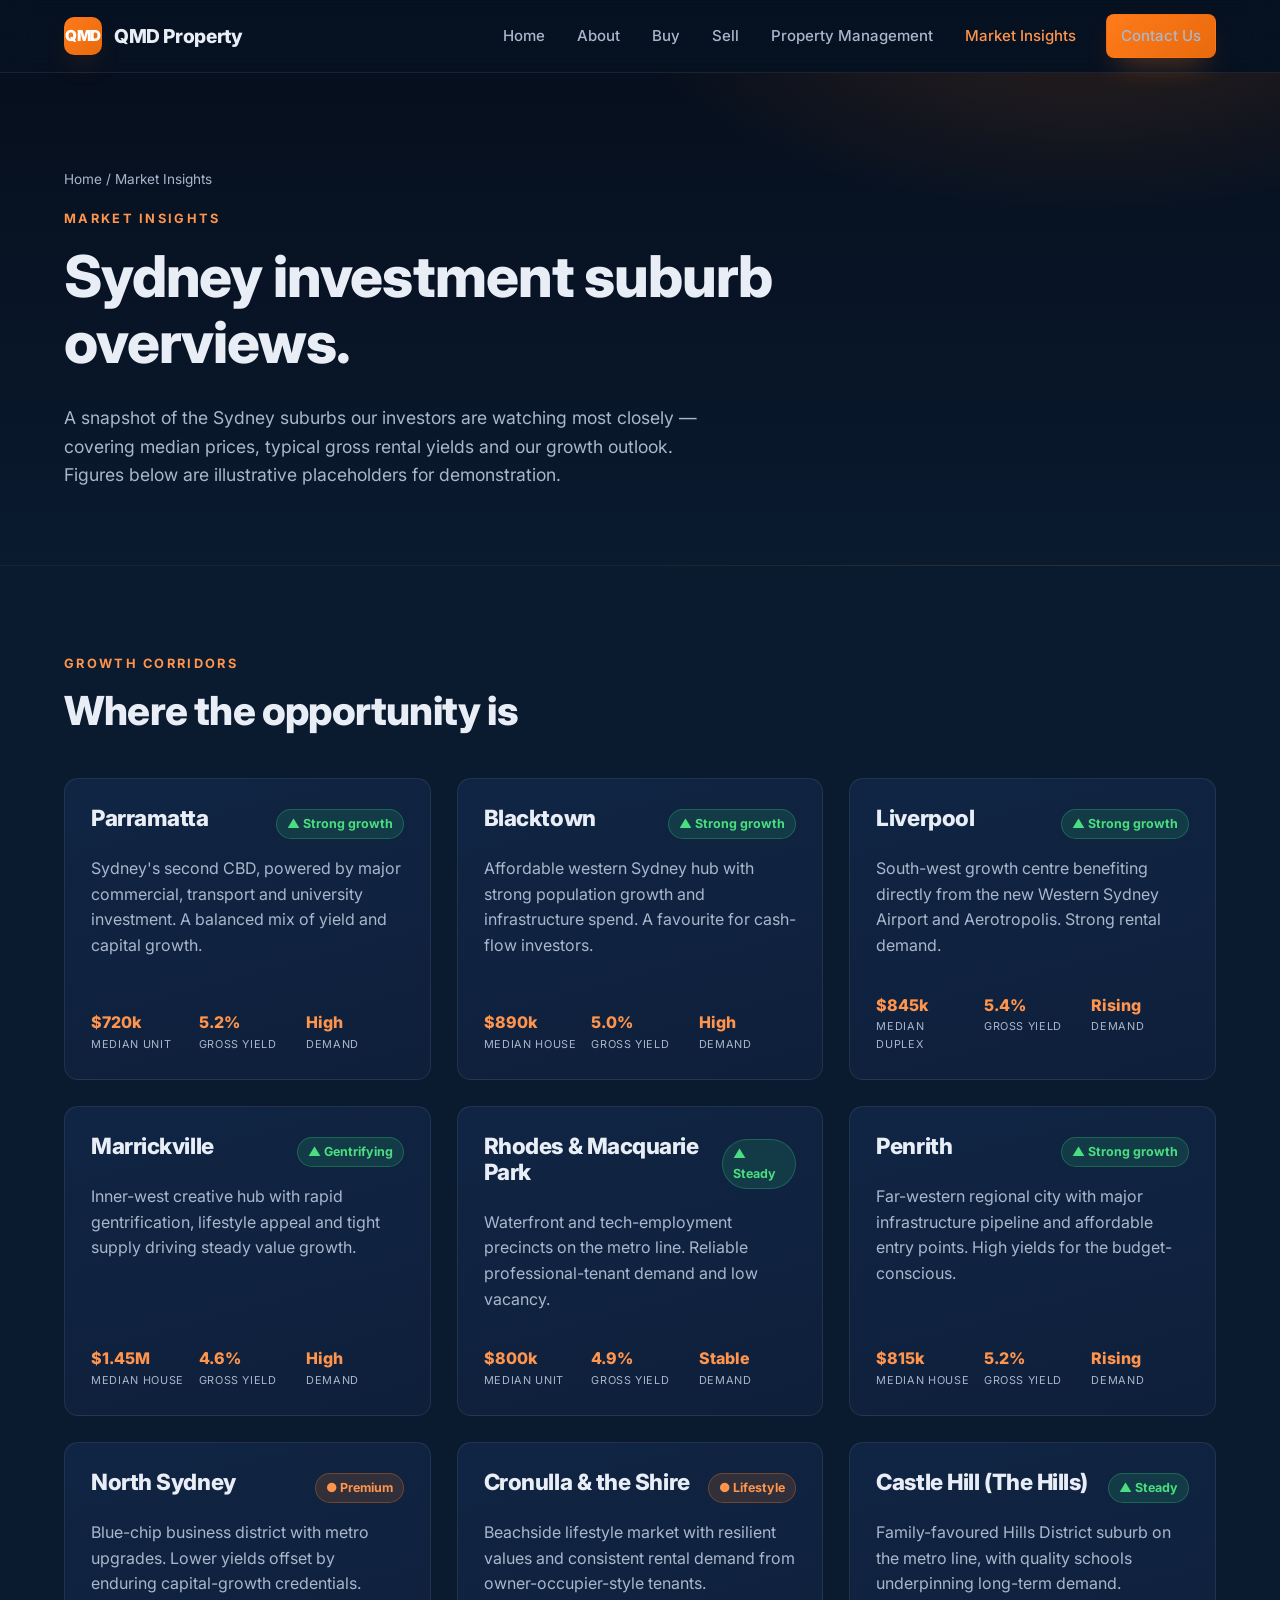
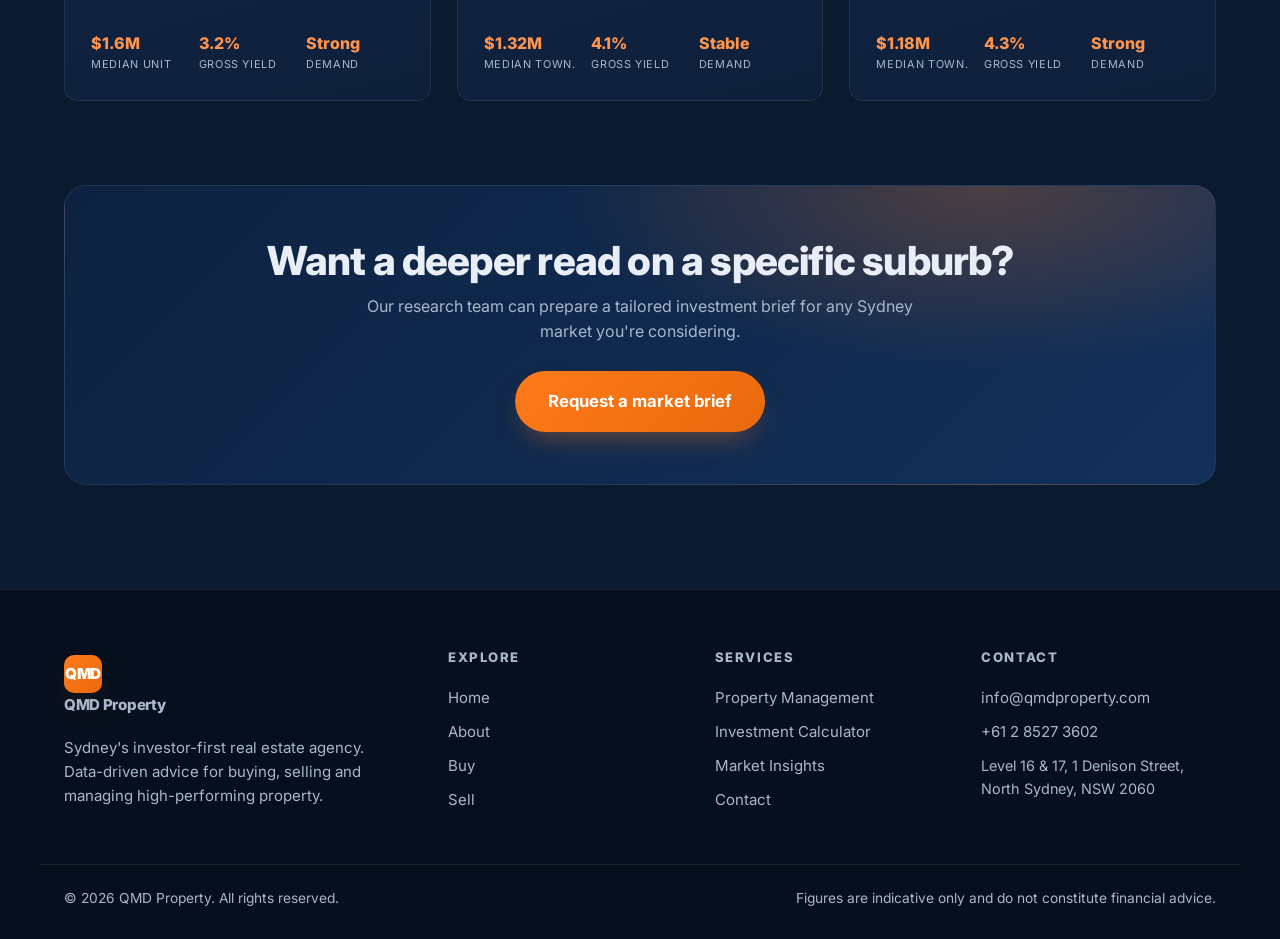
<file: market-insights.html>
<!DOCTYPE html>
<html lang="en">
<head>
  <meta charset="UTF-8">
  <meta name="viewport" content="width=device-width, initial-scale=1.0">
  <title>Market Insights — QMD Property</title>
  <meta name="description" content="Sydney investment suburb overviews from QMD Property — median prices, rental yields and growth outlook across key growth corridors.">
  <link rel="preconnect" href="https://fonts.googleapis.com">
  <link rel="preconnect" href="https://fonts.gstatic.com" crossorigin>
  <link href="https://fonts.googleapis.com/css2?family=Inter:wght@400;500;600;700;800;900&display=swap" rel="stylesheet">
  <link rel="stylesheet" href="css/styles.css">
</head>
<body>
  <header class="nav">
    <div class="container nav__inner">
      <a class="brand" href="index.html"><span class="brand__mark">QMD</span><span>QMD Property</span></a>
      <nav class="nav__links" id="navLinks">
        <a href="index.html">Home</a>
        <a href="about.html">About</a>
        <a href="buy.html">Buy</a>
        <a href="sell.html">Sell</a>
        <a href="property-management.html">Property Management</a>
        <a href="market-insights.html" class="active">Market Insights</a>
        <span class="nav__cta"><a class="btn btn--primary" href="contact.html">Contact Us</a></span>
      </nav>
      <button class="nav__toggle" aria-label="Menu"><span></span><span></span><span></span></button>
    </div>
  </header>

  <section class="page-hero">
    <div class="container reveal in">
      <nav class="breadcrumb"><a href="index.html">Home</a> / Market Insights</nav>
      <span class="eyebrow">Market Insights</span>
      <h1>Sydney investment suburb overviews.</h1>
      <p>A snapshot of the Sydney suburbs our investors are watching most closely — covering median prices, typical gross rental yields and our growth outlook. Figures below are illustrative placeholders for demonstration.</p>
    </div>
  </section>

  <section class="section">
    <div class="container">
      <div class="section-head reveal"><span class="eyebrow">Growth Corridors</span><h2>Where the opportunity is</h2></div>
      <div class="grid grid--3">

        <div class="card market reveal">
          <div class="market__head"><h3>Parramatta</h3><span class="market__trend">▲ Strong growth</span></div>
          <p class="muted">Sydney's second CBD, powered by major commercial, transport and university investment. A balanced mix of yield and capital growth.</p>
          <div class="market__metrics"><div class="m"><div class="v">$720k</div><div class="k">Median unit</div></div><div class="m"><div class="v">5.2%</div><div class="k">Gross yield</div></div><div class="m"><div class="v">High</div><div class="k">Demand</div></div></div>
        </div>

        <div class="card market reveal" data-delay="1">
          <div class="market__head"><h3>Blacktown</h3><span class="market__trend">▲ Strong growth</span></div>
          <p class="muted">Affordable western Sydney hub with strong population growth and infrastructure spend. A favourite for cash-flow investors.</p>
          <div class="market__metrics"><div class="m"><div class="v">$890k</div><div class="k">Median house</div></div><div class="m"><div class="v">5.0%</div><div class="k">Gross yield</div></div><div class="m"><div class="v">High</div><div class="k">Demand</div></div></div>
        </div>

        <div class="card market reveal" data-delay="2">
          <div class="market__head"><h3>Liverpool</h3><span class="market__trend">▲ Strong growth</span></div>
          <p class="muted">South-west growth centre benefiting directly from the new Western Sydney Airport and Aerotropolis. Strong rental demand.</p>
          <div class="market__metrics"><div class="m"><div class="v">$845k</div><div class="k">Median duplex</div></div><div class="m"><div class="v">5.4%</div><div class="k">Gross yield</div></div><div class="m"><div class="v">Rising</div><div class="k">Demand</div></div></div>
        </div>

        <div class="card market reveal">
          <div class="market__head"><h3>Marrickville</h3><span class="market__trend">▲ Gentrifying</span></div>
          <p class="muted">Inner-west creative hub with rapid gentrification, lifestyle appeal and tight supply driving steady value growth.</p>
          <div class="market__metrics"><div class="m"><div class="v">$1.45M</div><div class="k">Median house</div></div><div class="m"><div class="v">4.6%</div><div class="k">Gross yield</div></div><div class="m"><div class="v">High</div><div class="k">Demand</div></div></div>
        </div>

        <div class="card market reveal" data-delay="1">
          <div class="market__head"><h3>Rhodes &amp; Macquarie Park</h3><span class="market__trend">▲ Steady</span></div>
          <p class="muted">Waterfront and tech-employment precincts on the metro line. Reliable professional-tenant demand and low vacancy.</p>
          <div class="market__metrics"><div class="m"><div class="v">$800k</div><div class="k">Median unit</div></div><div class="m"><div class="v">4.9%</div><div class="k">Gross yield</div></div><div class="m"><div class="v">Stable</div><div class="k">Demand</div></div></div>
        </div>

        <div class="card market reveal" data-delay="2">
          <div class="market__head"><h3>Penrith</h3><span class="market__trend">▲ Strong growth</span></div>
          <p class="muted">Far-western regional city with major infrastructure pipeline and affordable entry points. High yields for the budget-conscious.</p>
          <div class="market__metrics"><div class="m"><div class="v">$815k</div><div class="k">Median house</div></div><div class="m"><div class="v">5.2%</div><div class="k">Gross yield</div></div><div class="m"><div class="v">Rising</div><div class="k">Demand</div></div></div>
        </div>

        <div class="card market reveal">
          <div class="market__head"><h3>North Sydney</h3><span class="market__trend" style="background:rgba(255,122,26,.14);color:var(--orange-400);border-color:rgba(255,122,26,.3)">● Premium</span></div>
          <p class="muted">Blue-chip business district with metro upgrades. Lower yields offset by enduring capital-growth credentials.</p>
          <div class="market__metrics"><div class="m"><div class="v">$1.6M</div><div class="k">Median unit</div></div><div class="m"><div class="v">3.2%</div><div class="k">Gross yield</div></div><div class="m"><div class="v">Strong</div><div class="k">Demand</div></div></div>
        </div>

        <div class="card market reveal" data-delay="1">
          <div class="market__head"><h3>Cronulla &amp; the Shire</h3><span class="market__trend" style="background:rgba(255,122,26,.14);color:var(--orange-400);border-color:rgba(255,122,26,.3)">● Lifestyle</span></div>
          <p class="muted">Beachside lifestyle market with resilient values and consistent rental demand from owner-occupier-style tenants.</p>
          <div class="market__metrics"><div class="m"><div class="v">$1.32M</div><div class="k">Median town.</div></div><div class="m"><div class="v">4.1%</div><div class="k">Gross yield</div></div><div class="m"><div class="v">Stable</div><div class="k">Demand</div></div></div>
        </div>

        <div class="card market reveal" data-delay="2">
          <div class="market__head"><h3>Castle Hill (The Hills)</h3><span class="market__trend">▲ Steady</span></div>
          <p class="muted">Family-favoured Hills District suburb on the metro line, with quality schools underpinning long-term demand.</p>
          <div class="market__metrics"><div class="m"><div class="v">$1.18M</div><div class="k">Median town.</div></div><div class="m"><div class="v">4.3%</div><div class="k">Gross yield</div></div><div class="m"><div class="v">Strong</div><div class="k">Demand</div></div></div>
        </div>

      </div>
    </div>
  </section>

  <!-- DEVELOPMENTS / NEW PROJECTS (live from Mantis via the QMD Worker) -->
  <section class="section" id="developments" style="padding-top:0">
    <div class="container">
      <div class="section-head reveal">
        <span class="eyebrow">Developments</span>
        <h2 id="dev-heading">New &amp; off-the-plan projects</h2>
        <p class="lead" id="dev-sub">Off-the-plan and development opportunities we're marketing across Sydney.</p>
      </div>
      <div class="grid grid--3" id="projects-grid"></div>
    </div>
  </section>

  <section class="section" style="padding-top:0">
    <div class="container">
      <div class="cta-band reveal">
        <h2>Want a deeper read on a specific suburb?</h2>
        <p>Our research team can prepare a tailored investment brief for any Sydney market you're considering.</p>
        <a class="btn btn--primary btn--lg" href="contact.html">Request a market brief</a>
      </div>
    </div>
  </section>

  <footer class="footer">
    <div class="container footer__grid">
      <div class="footer__about"><a class="brand" href="index.html" style="margin-bottom:14px"><span class="brand__mark">QMD</span><span>QMD Property</span></a><p>Sydney's investor-first real estate agency. Data-driven advice for buying, selling and managing high-performing property.</p></div>
      <div><h4>Explore</h4><a href="index.html">Home</a><a href="about.html">About</a><a href="buy.html">Buy</a><a href="sell.html">Sell</a></div>
      <div><h4>Services</h4><a href="property-management.html">Property Management</a><a href="calculator.html">Investment Calculator</a><a href="market-insights.html">Market Insights</a><a href="contact.html">Contact</a></div>
      <div><h4>Contact</h4><a href="mailto:info@qmdproperty.com">info@qmdproperty.com</a><a href="tel:+61285273602">+61 2 8527 3602</a><span class="muted" style="font-size:.9rem;display:block;padding-top:5px">Level 16 &amp; 17, 1 Denison Street,<br>North Sydney, NSW 2060</span></div>
    </div>
    <div class="container footer__bottom"><span>© <span data-year></span> QMD Property. All rights reserved.</span><span>Figures are indicative only and do not constitute financial advice.</span></div>
  </footer>

  <script src="js/api.js"></script>
  <script src="js/main.js"></script>
  <script src="js/projects.js"></script>
</body>
</html>
</file>
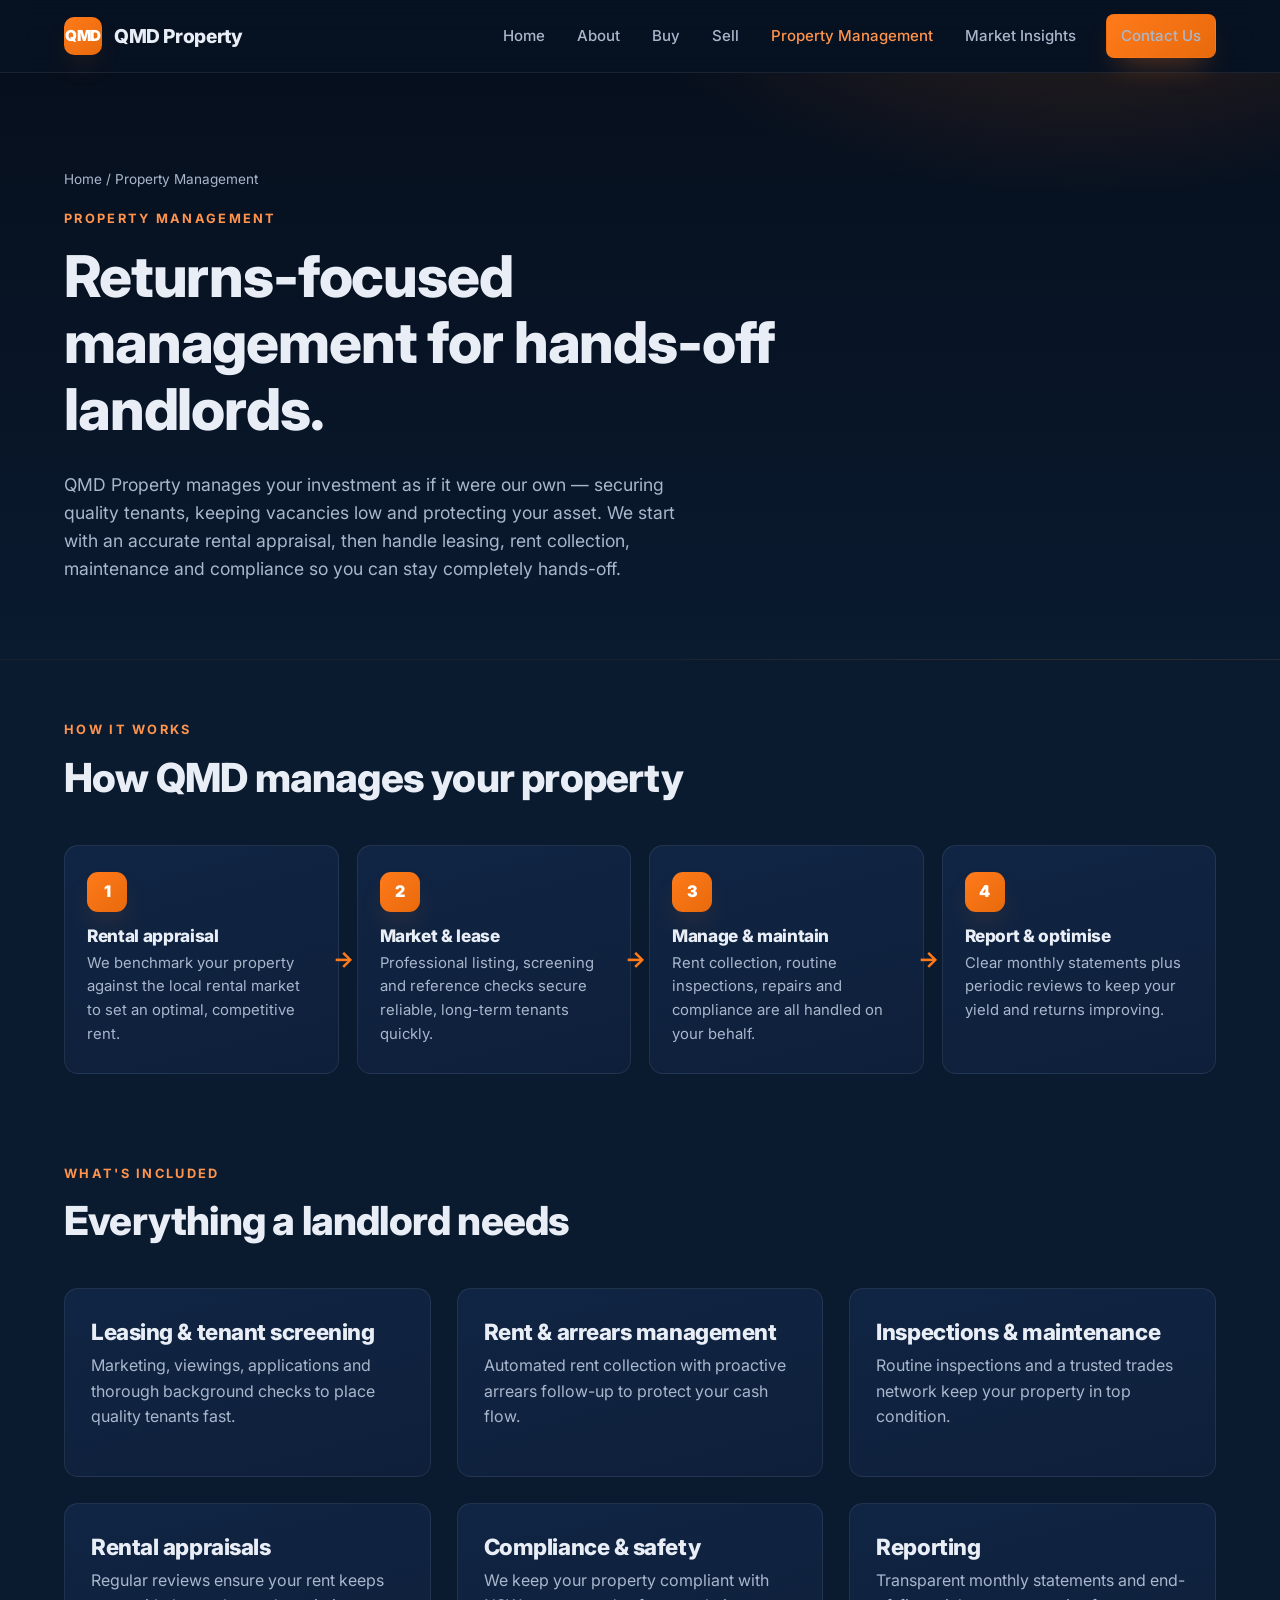
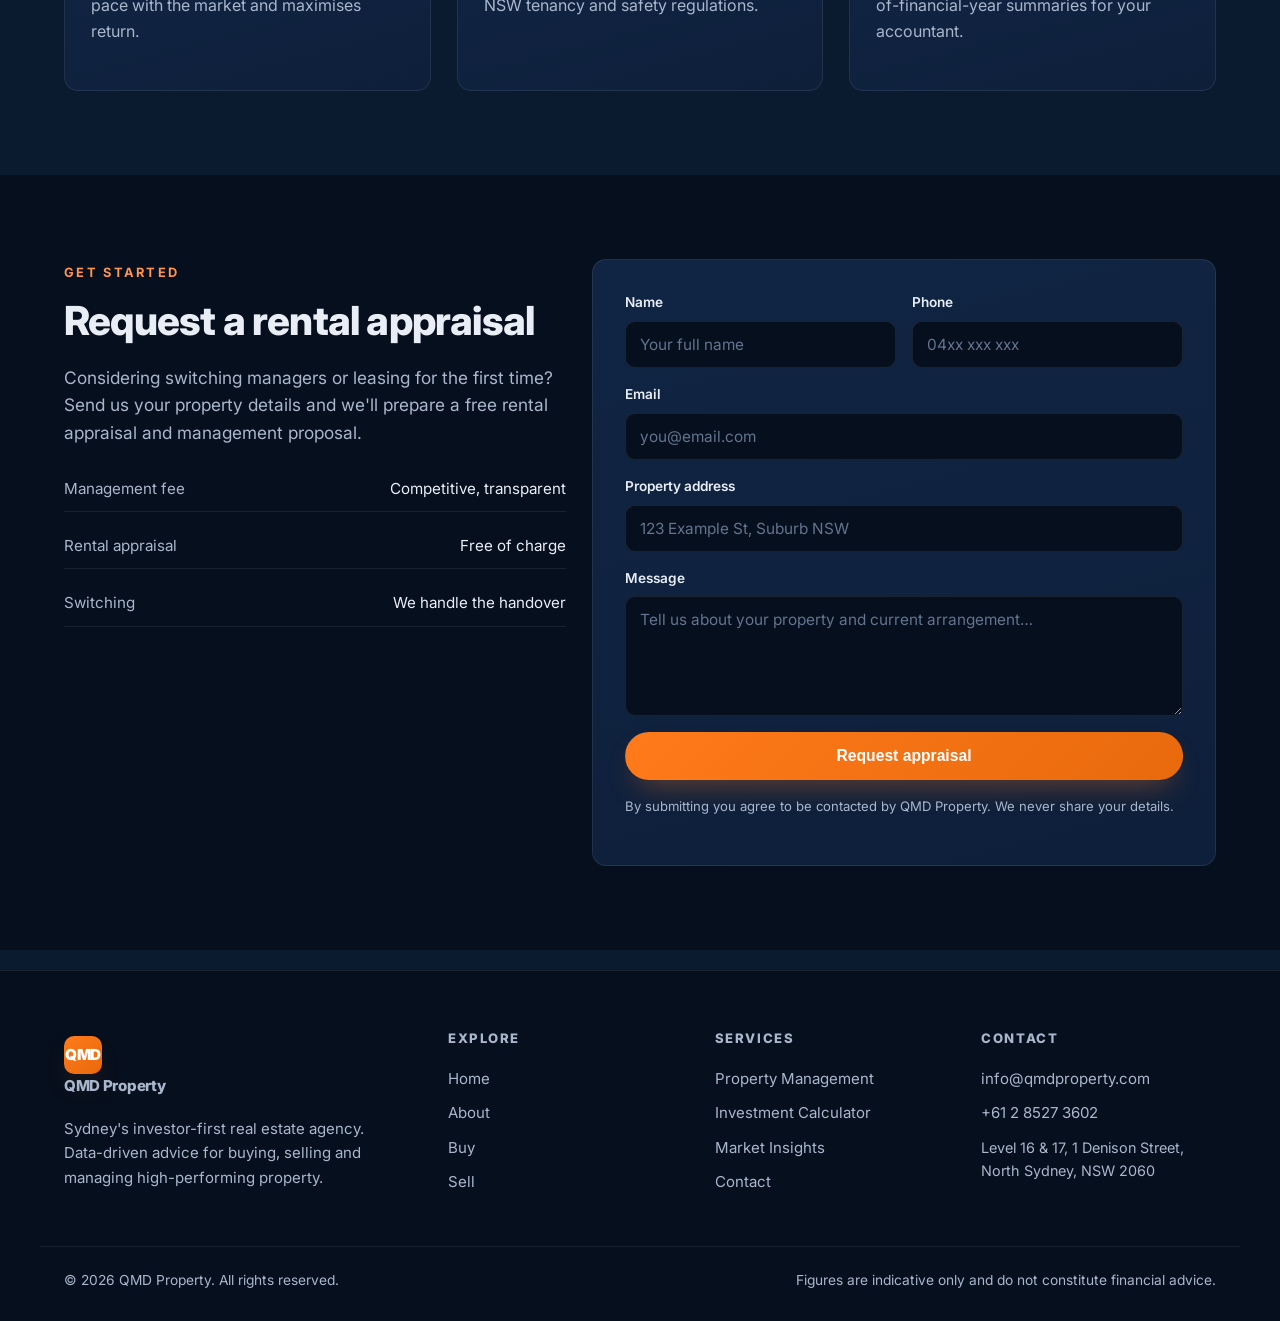
<file: property-management.html>
<!DOCTYPE html>
<html lang="en">
<head>
  <meta charset="UTF-8">
  <meta name="viewport" content="width=device-width, initial-scale=1.0">
  <title>Property Management — QMD Property</title>
  <meta name="description" content="QMD Property's full-service property management for Sydney landlords — leasing, rental appraisals, maintenance and reporting, all returns-focused.">
  <link rel="preconnect" href="https://fonts.googleapis.com">
  <link rel="preconnect" href="https://fonts.gstatic.com" crossorigin>
  <link href="https://fonts.googleapis.com/css2?family=Inter:wght@400;500;600;700;800;900&display=swap" rel="stylesheet">
  <link rel="stylesheet" href="css/styles.css">
</head>
<body>
  <header class="nav">
    <div class="container nav__inner">
      <a class="brand" href="index.html"><span class="brand__mark">QMD</span><span>QMD Property</span></a>
      <nav class="nav__links" id="navLinks">
        <a href="index.html">Home</a>
        <a href="about.html">About</a>
        <a href="buy.html">Buy</a>
        <a href="sell.html">Sell</a>
        <a href="property-management.html" class="active">Property Management</a>
        <a href="market-insights.html">Market Insights</a>
        <span class="nav__cta"><a class="btn btn--primary" href="contact.html">Contact Us</a></span>
      </nav>
      <button class="nav__toggle" aria-label="Menu"><span></span><span></span><span></span></button>
    </div>
  </header>

  <section class="page-hero">
    <div class="container reveal in">
      <nav class="breadcrumb"><a href="index.html">Home</a> / Property Management</nav>
      <span class="eyebrow">Property Management</span>
      <h1>Returns-focused management for hands-off landlords.</h1>
      <p>QMD Property manages your investment as if it were our own — securing quality tenants, keeping vacancies low and protecting your asset. We start with an accurate rental appraisal, then handle leasing, rent collection, maintenance and compliance so you can stay completely hands-off.</p>
    </div>
  </section>

  <!-- MANAGEMENT FLOWCHART -->
  <section class="section--tight">
    <div class="container">
      <div class="section-head reveal"><span class="eyebrow">How It Works</span><h2>How QMD manages your property</h2></div>
      <div class="flow">
        <div class="flow__step reveal"><div class="n">1</div><h3>Rental appraisal</h3><p>We benchmark your property against the local rental market to set an optimal, competitive rent.</p></div>
        <div class="flow__step reveal" data-delay="1"><div class="n">2</div><h3>Market & lease</h3><p>Professional listing, screening and reference checks secure reliable, long-term tenants quickly.</p></div>
        <div class="flow__step reveal" data-delay="2"><div class="n">3</div><h3>Manage & maintain</h3><p>Rent collection, routine inspections, repairs and compliance are all handled on your behalf.</p></div>
        <div class="flow__step reveal" data-delay="3"><div class="n">4</div><h3>Report & optimise</h3><p>Clear monthly statements plus periodic reviews to keep your yield and returns improving.</p></div>
      </div>
    </div>
  </section>

  <!-- WHAT'S INCLUDED -->
  <section class="section" style="padding-top:30px">
    <div class="container">
      <div class="section-head reveal"><span class="eyebrow">What's Included</span><h2>Everything a landlord needs</h2></div>
      <div class="grid grid--3">
        <div class="card feature reveal"><h3>Leasing &amp; tenant screening</h3><p>Marketing, viewings, applications and thorough background checks to place quality tenants fast.</p></div>
        <div class="card feature reveal" data-delay="1"><h3>Rent &amp; arrears management</h3><p>Automated rent collection with proactive arrears follow-up to protect your cash flow.</p></div>
        <div class="card feature reveal" data-delay="2"><h3>Inspections &amp; maintenance</h3><p>Routine inspections and a trusted trades network keep your property in top condition.</p></div>
        <div class="card feature reveal"><h3>Rental appraisals</h3><p>Regular reviews ensure your rent keeps pace with the market and maximises return.</p></div>
        <div class="card feature reveal" data-delay="1"><h3>Compliance &amp; safety</h3><p>We keep your property compliant with NSW tenancy and safety regulations.</p></div>
        <div class="card feature reveal" data-delay="2"><h3>Reporting</h3><p>Transparent monthly statements and end-of-financial-year summaries for your accountant.</p></div>
      </div>
    </div>
  </section>

  <!-- CONTACT FORM -->
  <section class="section" style="background:var(--navy-900)">
    <div class="container">
      <div class="grid grid--2" style="align-items:start">
        <div class="reveal">
          <span class="eyebrow">Get Started</span>
          <h2>Request a rental appraisal</h2>
          <p class="lead">Considering switching managers or leasing for the first time? Send us your property details and we'll prepare a free rental appraisal and management proposal.</p>
          <ul class="spec-list" style="grid-template-columns:1fr">
            <li><span>Management fee</span><span>Competitive, transparent</span></li>
            <li><span>Rental appraisal</span><span>Free of charge</span></li>
            <li><span>Switching</span><span>We handle the handover</span></li>
          </ul>
        </div>
        <div class="form-card reveal" data-delay="1">
          <!-- Submits to the QMD Worker -> Mantis leads endpoint -->
          <form class="form" data-qmd-form="enquiry" data-source="Property Management">
            <div class="form-success" role="status">Thanks — your enquiry has been sent. We'll be in touch soon.</div>
            <div class="row">
              <div class="field-group"><label for="p-name">Name</label><input id="p-name" type="text" name="name" required placeholder="Your full name"></div>
              <div class="field-group"><label for="p-phone">Phone</label><input id="p-phone" type="tel" name="phone" required placeholder="04xx xxx xxx"></div>
            </div>
            <div class="field-group"><label for="p-email">Email</label><input id="p-email" type="email" name="email" required placeholder="you@email.com"></div>
            <div class="field-group"><label for="p-address">Property address</label><input id="p-address" type="text" name="property_address" required placeholder="123 Example St, Suburb NSW"></div>
            <div class="field-group"><label for="p-msg">Message</label><textarea id="p-msg" name="message" placeholder="Tell us about your property and current arrangement…"></textarea></div>
            <button class="btn btn--primary btn--block" type="submit">Request appraisal</button>
            <p class="form__note">By submitting you agree to be contacted by QMD Property. We never share your details.</p>
          </form>
        </div>
      </div>
    </div>
  </section>

  <footer class="footer">
    <div class="container footer__grid">
      <div class="footer__about"><a class="brand" href="index.html" style="margin-bottom:14px"><span class="brand__mark">QMD</span><span>QMD Property</span></a><p>Sydney's investor-first real estate agency. Data-driven advice for buying, selling and managing high-performing property.</p></div>
      <div><h4>Explore</h4><a href="index.html">Home</a><a href="about.html">About</a><a href="buy.html">Buy</a><a href="sell.html">Sell</a></div>
      <div><h4>Services</h4><a href="property-management.html">Property Management</a><a href="calculator.html">Investment Calculator</a><a href="market-insights.html">Market Insights</a><a href="contact.html">Contact</a></div>
      <div><h4>Contact</h4><a href="mailto:info@qmdproperty.com">info@qmdproperty.com</a><a href="tel:+61285273602">+61 2 8527 3602</a><span class="muted" style="font-size:.9rem;display:block;padding-top:5px">Level 16 &amp; 17, 1 Denison Street,<br>North Sydney, NSW 2060</span></div>
    </div>
    <div class="container footer__bottom"><span>© <span data-year></span> QMD Property. All rights reserved.</span><span>Figures are indicative only and do not constitute financial advice.</span></div>
  </footer>

  <script src="js/api.js"></script>
  <script src="js/main.js"></script>
</body>
</html>
</file>
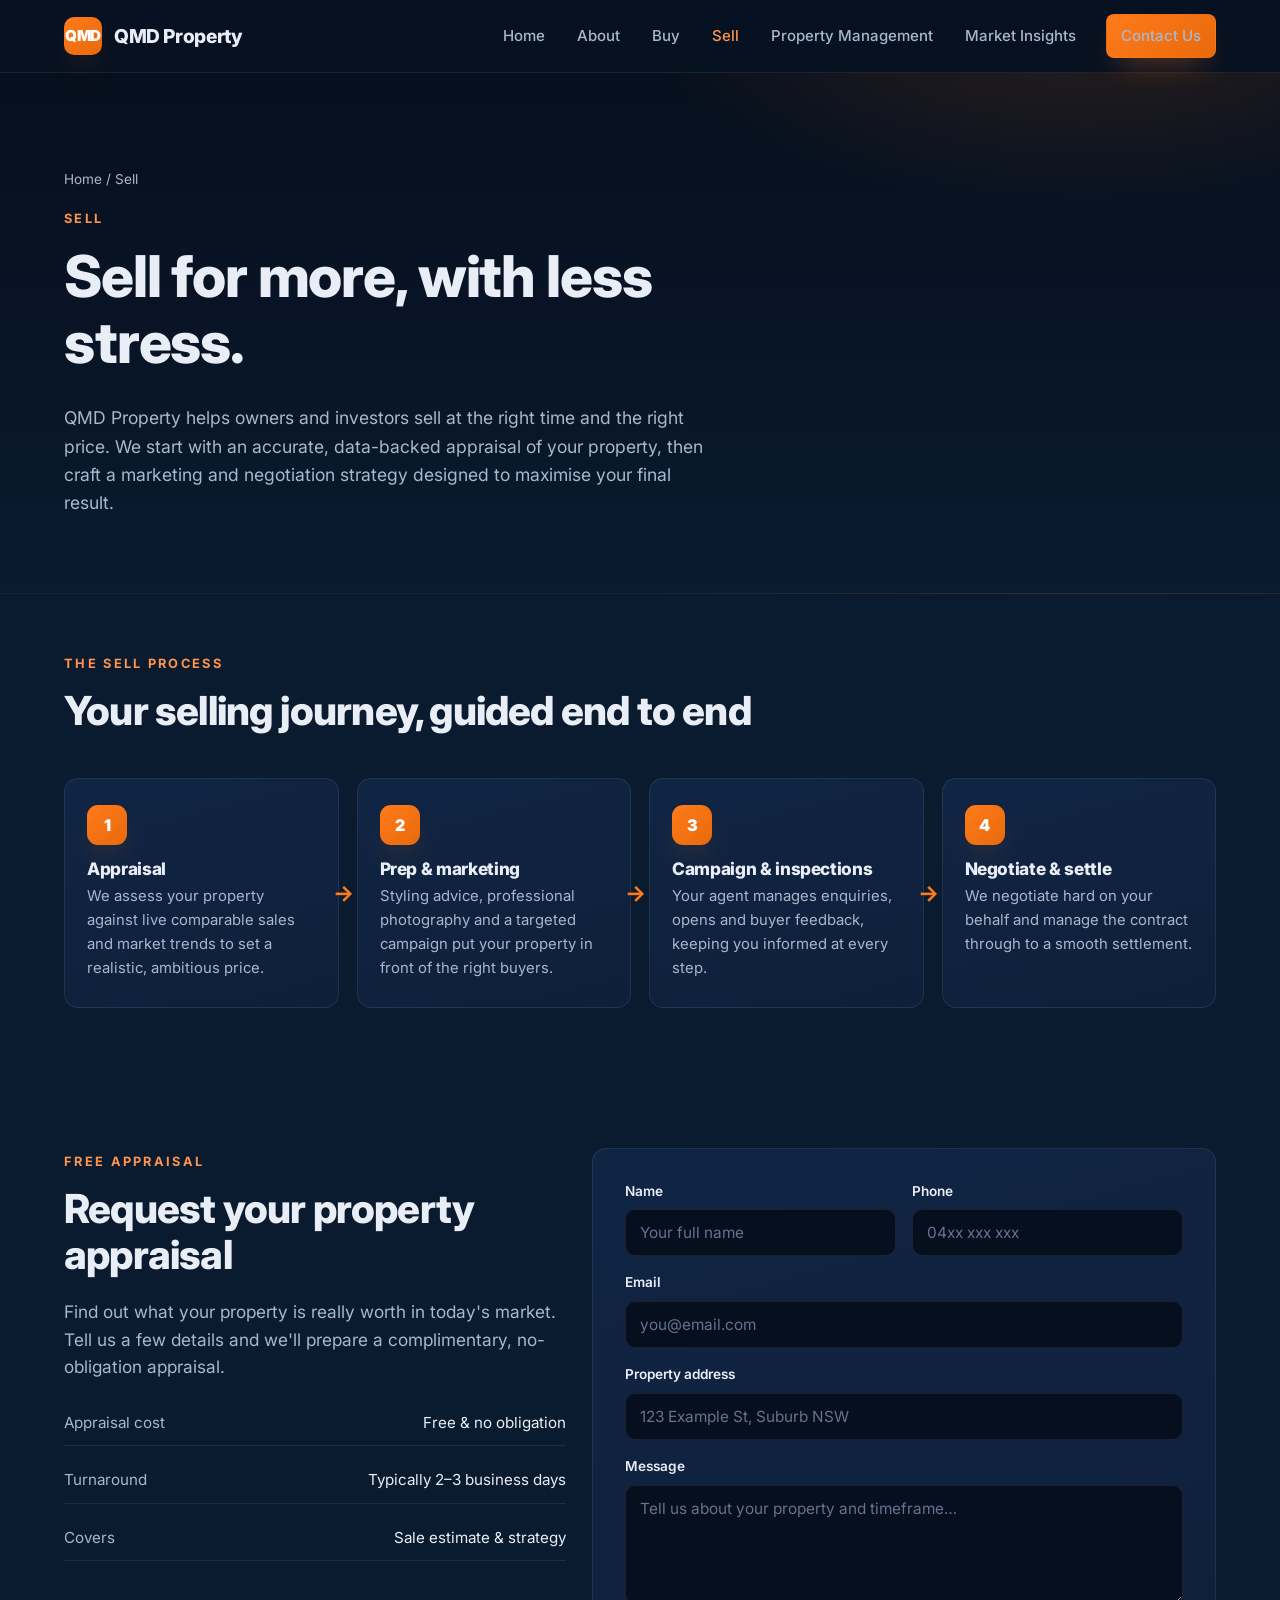
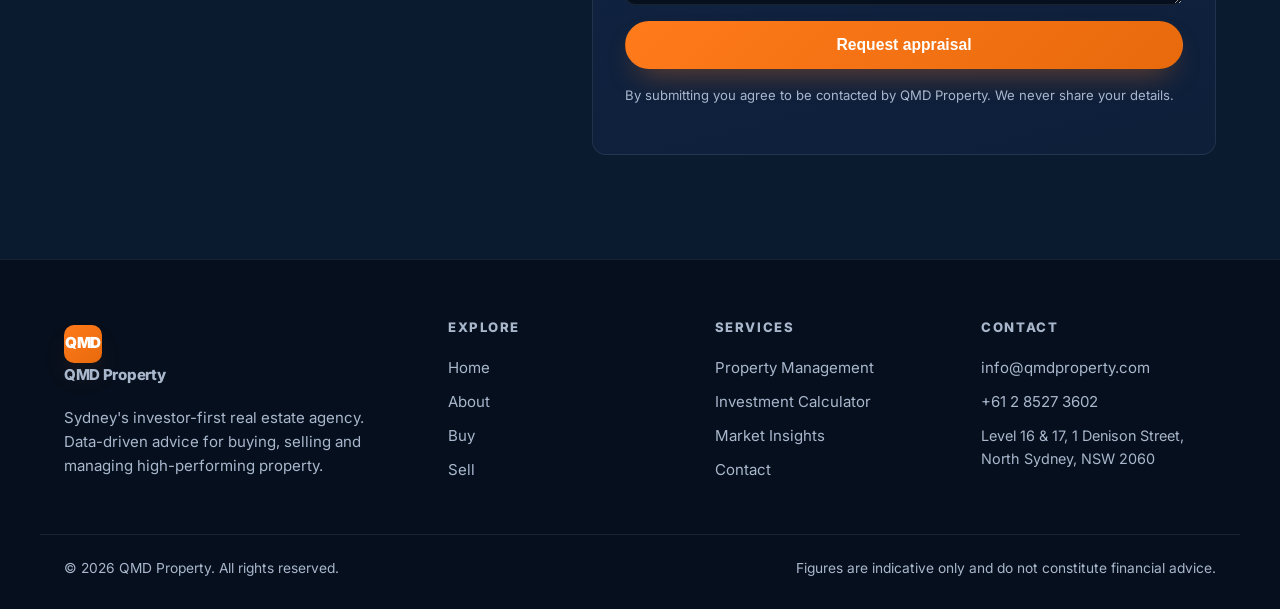
<file: sell.html>
<!DOCTYPE html>
<html lang="en">
<head>
  <meta charset="UTF-8">
  <meta name="viewport" content="width=device-width, initial-scale=1.0">
  <title>Sell Your Property — QMD Property</title>
  <meta name="description" content="Sell with QMD Property. Free property appraisals, targeted marketing and expert negotiation to maximise your Sydney sale price.">
  <link rel="preconnect" href="https://fonts.googleapis.com">
  <link rel="preconnect" href="https://fonts.gstatic.com" crossorigin>
  <link href="https://fonts.googleapis.com/css2?family=Inter:wght@400;500;600;700;800;900&display=swap" rel="stylesheet">
  <link rel="stylesheet" href="css/styles.css">
</head>
<body>
  <header class="nav">
    <div class="container nav__inner">
      <a class="brand" href="index.html"><span class="brand__mark">QMD</span><span>QMD Property</span></a>
      <nav class="nav__links" id="navLinks">
        <a href="index.html">Home</a>
        <a href="about.html">About</a>
        <a href="buy.html">Buy</a>
        <a href="sell.html" class="active">Sell</a>
        <a href="property-management.html">Property Management</a>
        <a href="market-insights.html">Market Insights</a>
        <span class="nav__cta"><a class="btn btn--primary" href="contact.html">Contact Us</a></span>
      </nav>
      <button class="nav__toggle" aria-label="Menu"><span></span><span></span><span></span></button>
    </div>
  </header>

  <section class="page-hero">
    <div class="container reveal in">
      <nav class="breadcrumb"><a href="index.html">Home</a> / Sell</nav>
      <span class="eyebrow">Sell</span>
      <h1>Sell for more, with less stress.</h1>
      <p>QMD Property helps owners and investors sell at the right time and the right price. We start with an accurate, data-backed appraisal of your property, then craft a marketing and negotiation strategy designed to maximise your final result.</p>
    </div>
  </section>

  <!-- SELL PROCESS FLOWCHART -->
  <section class="section--tight">
    <div class="container">
      <div class="section-head reveal"><span class="eyebrow">The Sell Process</span><h2>Your selling journey, guided end to end</h2></div>
      <div class="flow">
        <div class="flow__step reveal"><div class="n">1</div><h3>Appraisal</h3><p>We assess your property against live comparable sales and market trends to set a realistic, ambitious price.</p></div>
        <div class="flow__step reveal" data-delay="1"><div class="n">2</div><h3>Prep & marketing</h3><p>Styling advice, professional photography and a targeted campaign put your property in front of the right buyers.</p></div>
        <div class="flow__step reveal" data-delay="2"><div class="n">3</div><h3>Campaign & inspections</h3><p>Your agent manages enquiries, opens and buyer feedback, keeping you informed at every step.</p></div>
        <div class="flow__step reveal" data-delay="3"><div class="n">4</div><h3>Negotiate & settle</h3><p>We negotiate hard on your behalf and manage the contract through to a smooth settlement.</p></div>
      </div>
    </div>
  </section>

  <!-- APPRAISAL FORM -->
  <section class="section">
    <div class="container">
      <div class="grid grid--2" style="align-items:start">
        <div class="reveal">
          <span class="eyebrow">Free Appraisal</span>
          <h2>Request your property appraisal</h2>
          <p class="lead">Find out what your property is really worth in today's market. Tell us a few details and we'll prepare a complimentary, no-obligation appraisal.</p>
          <ul class="spec-list" style="grid-template-columns:1fr">
            <li><span>Appraisal cost</span><span>Free &amp; no obligation</span></li>
            <li><span>Turnaround</span><span>Typically 2–3 business days</span></li>
            <li><span>Covers</span><span>Sale estimate &amp; strategy</span></li>
          </ul>
        </div>
        <div class="form-card reveal" data-delay="1">
          <!-- Submits to the QMD Worker -> Mantis appraisals endpoint -->
          <form class="form" data-qmd-form="appraisal" data-source="Website Appraisal" data-listing-type="residential">
            <div class="form-success" role="status">Thanks — your appraisal request has been sent. We'll be in touch soon.</div>
            <div class="row">
              <div class="field-group"><label for="s-name">Name</label><input id="s-name" type="text" name="name" required placeholder="Your full name"></div>
              <div class="field-group"><label for="s-phone">Phone</label><input id="s-phone" type="tel" name="phone" required placeholder="04xx xxx xxx"></div>
            </div>
            <div class="field-group"><label for="s-email">Email</label><input id="s-email" type="email" name="email" required placeholder="you@email.com"></div>
            <div class="field-group"><label for="s-address">Property address</label><input id="s-address" type="text" name="property_address" required placeholder="123 Example St, Suburb NSW"></div>
            <div class="field-group"><label for="s-msg">Message</label><textarea id="s-msg" name="message" placeholder="Tell us about your property and timeframe…"></textarea></div>
            <button class="btn btn--primary btn--block" type="submit">Request appraisal</button>
            <p class="form__note">By submitting you agree to be contacted by QMD Property. We never share your details.</p>
          </form>
        </div>
      </div>
    </div>
  </section>

  <footer class="footer">
    <div class="container footer__grid">
      <div class="footer__about"><a class="brand" href="index.html" style="margin-bottom:14px"><span class="brand__mark">QMD</span><span>QMD Property</span></a><p>Sydney's investor-first real estate agency. Data-driven advice for buying, selling and managing high-performing property.</p></div>
      <div><h4>Explore</h4><a href="index.html">Home</a><a href="about.html">About</a><a href="buy.html">Buy</a><a href="sell.html">Sell</a></div>
      <div><h4>Services</h4><a href="property-management.html">Property Management</a><a href="calculator.html">Investment Calculator</a><a href="market-insights.html">Market Insights</a><a href="contact.html">Contact</a></div>
      <div><h4>Contact</h4><a href="mailto:info@qmdproperty.com">info@qmdproperty.com</a><a href="tel:+61285273602">+61 2 8527 3602</a><span class="muted" style="font-size:.9rem;display:block;padding-top:5px">Level 16 &amp; 17, 1 Denison Street,<br>North Sydney, NSW 2060</span></div>
    </div>
    <div class="container footer__bottom"><span>© <span data-year></span> QMD Property. All rights reserved.</span><span>Figures are indicative only and do not constitute financial advice.</span></div>
  </footer>

  <script src="js/api.js"></script>
  <script src="js/main.js"></script>
</body>
</html>
</file>
<file: css/styles.css>
/* =============================================================================
   QMD Property — global stylesheet
   Dark blue + orange, corporate, investor-focused.
   ========================================================================== */

:root {
  /* Brand palette */
  --navy-900: #060f1d;
  --navy-800: #0a1a2f;
  --navy-700: #0d2240;
  --navy-600: #12305a;
  --navy-500: #1b4276;
  --orange-500: #ff7a1a;
  --orange-400: #ff944d;
  --orange-600: #e86a0c;

  --ink: #e9eef6;
  --ink-muted: #a9b7cc;
  --line: rgba(255, 255, 255, 0.08);
  --card: #0e1f3a;
  --card-2: #102544;

  --maxw: 1200px;
  --radius: 14px;
  --radius-sm: 9px;
  --shadow: 0 18px 40px -20px rgba(0, 0, 0, 0.7);
  --shadow-orange: 0 14px 30px -12px rgba(255, 122, 26, 0.45);

  --font: "Inter", -apple-system, BlinkMacSystemFont, "Segoe UI", Roboto, Helvetica, Arial, sans-serif;
}

/* ----------------------------------------------------------------- reset */
*,
*::before,
*::after { box-sizing: border-box; }

html { scroll-behavior: smooth; }

body {
  margin: 0;
  font-family: var(--font);
  color: var(--ink);
  background: var(--navy-800);
  line-height: 1.6;
  -webkit-font-smoothing: antialiased;
  overflow-x: hidden;
}

img { max-width: 100%; display: block; }
a { color: inherit; text-decoration: none; }

h1, h2, h3, h4 { line-height: 1.15; margin: 0 0 .5em; font-weight: 800; letter-spacing: -0.02em; }
h1 { font-size: clamp(2.1rem, 5vw, 3.6rem); }
h2 { font-size: clamp(1.6rem, 3.4vw, 2.5rem); }
h3 { font-size: clamp(1.15rem, 2vw, 1.4rem); }
p { margin: 0 0 1rem; }

.container { width: 100%; max-width: var(--maxw); margin: 0 auto; padding: 0 24px; }

.section { padding: 84px 0; }
.section--tight { padding: 56px 0; }
.section-head { max-width: 720px; margin-bottom: 44px; }
.section-head.center { margin-left: auto; margin-right: auto; text-align: center; }
.eyebrow {
  display: inline-block;
  font-size: .8rem;
  font-weight: 700;
  letter-spacing: .18em;
  text-transform: uppercase;
  color: var(--orange-400);
  margin-bottom: 14px;
}
.lead { color: var(--ink-muted); font-size: 1.08rem; }
.muted { color: var(--ink-muted); }
.text-orange { color: var(--orange-500); }

/* ----------------------------------------------------------------- buttons */
.btn {
  display: inline-flex;
  align-items: center;
  gap: 10px;
  padding: 14px 26px;
  border-radius: 999px;
  font-weight: 700;
  font-size: .98rem;
  border: 1px solid transparent;
  cursor: pointer;
  transition: transform .2s ease, box-shadow .2s ease, background .2s ease, border-color .2s ease;
  white-space: nowrap;
}
.btn--primary {
  background: linear-gradient(135deg, var(--orange-500), var(--orange-600));
  color: #fff;
  box-shadow: var(--shadow-orange);
}
.btn--primary:hover { transform: translateY(-2px); box-shadow: 0 20px 38px -12px rgba(255, 122, 26, 0.6); }
.btn--ghost { background: transparent; color: var(--ink); border-color: var(--line); }
.btn--ghost:hover { border-color: var(--orange-500); color: var(--orange-400); transform: translateY(-2px); }
.btn--block { width: 100%; justify-content: center; }
.btn--lg { padding: 16px 32px; font-size: 1.05rem; }

/* ----------------------------------------------------------------- navbar */
.nav {
  position: sticky;
  top: 0;
  z-index: 100;
  background: rgba(6, 15, 29, 0.72);
  backdrop-filter: blur(14px);
  border-bottom: 1px solid var(--line);
  transition: background .3s ease;
}
.nav.scrolled { background: rgba(6, 15, 29, 0.92); }
.nav__inner {
  display: flex;
  align-items: center;
  justify-content: space-between;
  height: 72px;
}
.brand { display: flex; align-items: center; gap: 12px; font-weight: 800; font-size: 1.2rem; letter-spacing: -.02em; }
.brand__mark {
  display: grid; place-items: center;
  width: 38px; height: 38px;
  border-radius: 10px;
  background: linear-gradient(135deg, var(--orange-500), var(--orange-600));
  color: #fff; font-weight: 900; font-size: .95rem;
  box-shadow: var(--shadow-orange);
}
.brand__sub { color: var(--ink-muted); font-weight: 500; font-size: .72rem; letter-spacing: .14em; text-transform: uppercase; display: block; margin-top: -3px;}

.nav__links { display: flex; align-items: center; gap: 4px; }
.nav__links a {
  padding: 9px 14px;
  border-radius: 8px;
  font-size: .94rem;
  font-weight: 500;
  color: var(--ink-muted);
  transition: color .18s ease, background .18s ease;
}
.nav__links a:hover { color: var(--ink); background: rgba(255, 255, 255, 0.05); }
.nav__links a.active { color: var(--orange-400); }
.nav__cta { margin-left: 12px; }

.nav__toggle {
  display: none;
  background: none; border: 1px solid var(--line);
  border-radius: 8px; width: 42px; height: 42px;
  cursor: pointer; color: var(--ink);
}
.nav__toggle span { display: block; width: 18px; height: 2px; background: currentColor; margin: 4px auto; transition: .25s; }

@media (max-width: 980px) {
  .nav__toggle { display: block; }
  .nav__links {
    position: absolute;
    top: 72px; left: 0; right: 0;
    flex-direction: column;
    align-items: stretch;
    gap: 0;
    background: var(--navy-900);
    border-bottom: 1px solid var(--line);
    padding: 12px 24px 22px;
    transform: translateY(-12px);
    opacity: 0; pointer-events: none;
    transition: .25s ease;
  }
  .nav__links.open { transform: translateY(0); opacity: 1; pointer-events: auto; }
  .nav__links a { padding: 13px 8px; }
  .nav__cta { margin: 8px 0 0; }
  .nav__cta .btn { width: 100%; justify-content: center; }
}

/* ----------------------------------------------------------------- hero */
.hero {
  position: relative;
  overflow: hidden;
  padding: clamp(70px, 12vw, 140px) 0 clamp(60px, 9vw, 110px);
  background:
    radial-gradient(1100px 540px at 78% -8%, rgba(255, 122, 26, 0.22), transparent 60%),
    radial-gradient(900px 500px at 8% 18%, rgba(27, 66, 118, 0.55), transparent 60%),
    linear-gradient(180deg, var(--navy-900), var(--navy-800));
}
.hero__grid {
  display: grid;
  grid-template-columns: 1.05fr .95fr;
  gap: 56px;
  align-items: center;
}
.hero__tag {
  display: inline-flex; align-items: center; gap: 8px;
  padding: 7px 14px; border-radius: 999px;
  border: 1px solid var(--line);
  background: rgba(255, 255, 255, 0.04);
  font-size: .82rem; color: var(--ink-muted); margin-bottom: 22px;
}
.hero__tag .dot { width: 8px; height: 8px; border-radius: 50%; background: var(--orange-500); box-shadow: 0 0 0 4px rgba(255,122,26,.18); }
.hero h1 span { color: var(--orange-500); }
.hero p { font-size: 1.15rem; color: var(--ink-muted); max-width: 540px; }
.hero__actions { display: flex; flex-wrap: wrap; gap: 14px; margin-top: 30px; }
.hero__stats { display: flex; gap: 34px; margin-top: 44px; flex-wrap: wrap; }
.hero__stats .num { font-size: 1.9rem; font-weight: 800; color: #fff; }
.hero__stats .lbl { font-size: .82rem; color: var(--ink-muted); }

/* parallax visual (hero only) */
.hero__visual { position: relative; }
.hero__visual .parallax-layer { will-change: transform; }
.hero-card {
  background: linear-gradient(160deg, var(--card-2), var(--card));
  border: 1px solid var(--line);
  border-radius: 18px;
  box-shadow: var(--shadow);
  padding: 22px;
}
.hero-card__img {
  border-radius: 12px;
  aspect-ratio: 16/10;
  background: linear-gradient(135deg, var(--navy-600), var(--navy-700));
  position: relative; overflow: hidden;
}
.hero-card__img::after{
  content:""; position:absolute; inset:0;
  background: radial-gradient(400px 200px at 70% 0%, rgba(255,122,26,.35), transparent 60%);
}
.hero-card__row { display: flex; justify-content: space-between; align-items: center; margin-top: 16px; }
.hero-card__row .price { font-size: 1.4rem; font-weight: 800; }
.badge {
  font-size: .72rem; font-weight: 700; letter-spacing: .04em;
  padding: 5px 10px; border-radius: 999px;
  background: rgba(255, 122, 26, 0.15); color: var(--orange-400);
  border: 1px solid rgba(255,122,26,.3);
}
.hero-float {
  position: absolute;
  background: var(--navy-900);
  border: 1px solid var(--line);
  border-radius: 12px;
  padding: 12px 16px;
  box-shadow: var(--shadow);
}
.hero-float .k { font-size: .72rem; color: var(--ink-muted); }
.hero-float .v { font-size: 1.2rem; font-weight: 800; color: var(--orange-400); }
.hero-float--tl { top: -18px; left: -22px; }
.hero-float--br { bottom: -20px; right: -16px; }

@media (max-width: 900px) {
  .hero__grid { grid-template-columns: 1fr; gap: 48px; }
  .hero__visual { order: -1; max-width: 460px; }
  .hero-float--tl { left: 0; }
  .hero-float--br { right: 0; }
}

/* ----------------------------------------------------------------- search bar graphic */
.searchbar {
  margin-top: 40px;
  background: rgba(255,255,255,.04);
  border: 1px solid var(--line);
  border-radius: 16px;
  padding: 10px;
  display: grid;
  grid-template-columns: 1.4fr 1fr 1fr auto;
  gap: 10px;
  box-shadow: var(--shadow);
  transition: border-color .3s ease, box-shadow .3s ease;
}
.searchbar:hover { border-color: rgba(255,122,26,.4); box-shadow: 0 22px 44px -22px rgba(255,122,26,.4); }
.searchbar .field {
  background: var(--navy-900);
  border-radius: 10px;
  padding: 10px 14px;
  display: flex; flex-direction: column;
}
.searchbar .field span { font-size: .68rem; text-transform: uppercase; letter-spacing: .12em; color: var(--ink-muted); }
.searchbar .field strong { font-weight: 600; color: var(--ink); }
.searchbar .field--pulse strong::after {
  content: "|"; color: var(--orange-500);
  animation: blink 1.1s steps(2) infinite; margin-left: 1px;
}
@keyframes blink { 50% { opacity: 0; } }
.searchbar .btn { height: 100%; }
@media (max-width: 760px) { .searchbar { grid-template-columns: 1fr 1fr; } .searchbar .btn { grid-column: 1 / -1; } }

/* ----------------------------------------------------------------- cards / grids */
.grid { display: grid; gap: 26px; }
.grid--3 { grid-template-columns: repeat(3, 1fr); }
.grid--2 { grid-template-columns: repeat(2, 1fr); }
.grid--4 { grid-template-columns: repeat(4, 1fr); }
@media (max-width: 900px) { .grid--3, .grid--4 { grid-template-columns: repeat(2, 1fr); } }
@media (max-width: 620px) { .grid--2, .grid--3, .grid--4 { grid-template-columns: 1fr; } }

.card {
  background: linear-gradient(165deg, var(--card-2), var(--card));
  border: 1px solid var(--line);
  border-radius: var(--radius);
  overflow: hidden;
  transition: transform .25s ease, border-color .25s ease, box-shadow .25s ease;
}
.card:hover { transform: translateY(-6px); border-color: rgba(255,122,26,.35); box-shadow: var(--shadow); }

/* property card */
.property {
  display: flex; flex-direction: column; height: 100%;
}
.property__media { position: relative; aspect-ratio: 16/11; overflow: hidden; }
.property__media img { width: 100%; height: 100%; object-fit: cover; transition: transform .5s ease; }
.property:hover .property__media img { transform: scale(1.06); }
.property__type {
  position: absolute; top: 12px; left: 12px;
  background: rgba(6,15,29,.78); backdrop-filter: blur(4px);
  border: 1px solid var(--line);
  font-size: .72rem; font-weight: 700; padding: 5px 11px; border-radius: 999px;
}
.property__yield {
  position: absolute; top: 12px; right: 12px;
  background: linear-gradient(135deg, var(--orange-500), var(--orange-600));
  color: #fff; font-size: .72rem; font-weight: 800; padding: 5px 11px; border-radius: 999px;
}
.property__body { padding: 18px 18px 20px; display: flex; flex-direction: column; flex: 1; }
.property__suburb { color: var(--ink-muted); font-size: .85rem; display: flex; align-items: center; gap: 6px; }
.property__name { font-size: 1.12rem; font-weight: 700; margin: 4px 0 10px; }
.property__price { font-size: 1.35rem; font-weight: 800; color: #fff; }
.property__specs { display: flex; gap: 16px; margin: 12px 0 16px; color: var(--ink-muted); font-size: .88rem; flex-wrap: wrap; }
.property__specs span { display: inline-flex; align-items: center; gap: 5px; }
.property__stats { display: flex; gap: 10px; margin-top: auto; }
.stat-pill {
  flex: 1; text-align: center;
  background: rgba(255,255,255,.03); border: 1px solid var(--line);
  border-radius: 10px; padding: 8px 6px;
}
.stat-pill .v { font-weight: 800; color: var(--orange-400); font-size: 1rem; }
.stat-pill .k { font-size: .66rem; text-transform: uppercase; letter-spacing: .08em; color: var(--ink-muted); }
.property__cta { margin-top: 16px; }

/* feature/service cards */
.feature { padding: 30px 26px; height: 100%; display: flex; flex-direction: column; }
.feature__icon {
  width: 52px; height: 52px; border-radius: 13px; display: grid; place-items: center;
  background: rgba(255,122,26,.12); border: 1px solid rgba(255,122,26,.25);
  color: var(--orange-400); margin-bottom: 18px;
}
.feature__icon svg { width: 26px; height: 26px; }
.feature h3 { margin-bottom: 8px; }
.feature p { color: var(--ink-muted); flex: 1; }
.feature__link { color: var(--orange-400); font-weight: 700; font-size: .92rem; display: inline-flex; align-items: center; gap: 7px; margin-top: 12px; }
.feature__link svg { transition: transform .2s ease; }
.feature:hover .feature__link svg { transform: translateX(4px); }

/* ----------------------------------------------------------------- slideshow */
.slideshow { position: relative; }
.slideshow__viewport { overflow: hidden; border-radius: var(--radius); }
.slideshow__track { display: flex; transition: transform .55s cubic-bezier(.4,.0,.2,1); }
.slideshow__slide { flex: 0 0 33.333%; padding: 0 13px; box-sizing: border-box; }
@media (max-width: 900px) { .slideshow__slide { flex-basis: 50%; } }
@media (max-width: 620px) { .slideshow__slide { flex-basis: 100%; } }
.slideshow__nav { display: flex; justify-content: space-between; align-items: center; margin-top: 24px; gap: 16px;}
.slideshow__dots { display: flex; gap: 8px; }
.slideshow__dots button {
  width: 9px; height: 9px; border-radius: 50%; border: none; cursor: pointer;
  background: rgba(255,255,255,.2); transition: .2s; padding: 0;
}
.slideshow__dots button.active { background: var(--orange-500); width: 26px; border-radius: 999px; }
.slide-arrows { display: flex; gap: 10px; }
.slide-arrows button {
  width: 46px; height: 46px; border-radius: 50%;
  background: var(--card); border: 1px solid var(--line); color: var(--ink);
  cursor: pointer; display: grid; place-items: center; transition: .2s;
}
.slide-arrows button:hover { border-color: var(--orange-500); color: var(--orange-400); }

/* ----------------------------------------------------------------- CTA band */
.cta-band {
  background:
    radial-gradient(700px 300px at 80% 0%, rgba(255,122,26,.25), transparent 60%),
    linear-gradient(135deg, var(--navy-700), var(--navy-600));
  border: 1px solid var(--line);
  border-radius: 22px;
  padding: 52px;
  text-align: center;
}
.cta-band h2 { margin-bottom: 10px; }
.cta-band p { color: var(--ink-muted); max-width: 560px; margin: 0 auto 26px; }

/* ----------------------------------------------------------------- why-invest */
.why { display: grid; grid-template-columns: repeat(2, 1fr); gap: 18px; }
@media (max-width: 720px){ .why { grid-template-columns: 1fr; } }
.why__item { display: flex; gap: 16px; padding: 22px; background: rgba(255,255,255,.025); border: 1px solid var(--line); border-radius: var(--radius); }
.why__num { font-size: 1.4rem; font-weight: 900; color: var(--orange-500); line-height: 1; }
.why__item h3 { font-size: 1.1rem; margin-bottom: 6px; }
.why__item p { color: var(--ink-muted); margin: 0; font-size: .95rem; }

/* ----------------------------------------------------------------- flowchart */
.flow { display: grid; grid-template-columns: repeat(4, 1fr); gap: 18px; counter-reset: step; }
@media (max-width: 880px){ .flow { grid-template-columns: repeat(2, 1fr); } }
@media (max-width: 520px){ .flow { grid-template-columns: 1fr; } }
.flow__step {
  position: relative;
  background: linear-gradient(165deg, var(--card-2), var(--card));
  border: 1px solid var(--line);
  border-radius: var(--radius);
  padding: 26px 22px;
}
.flow__step .n {
  width: 40px; height: 40px; border-radius: 11px; display: grid; place-items: center;
  font-weight: 900; color: #fff; margin-bottom: 14px;
  background: linear-gradient(135deg, var(--orange-500), var(--orange-600));
  box-shadow: var(--shadow-orange);
}
.flow__step h3 { font-size: 1.08rem; margin-bottom: 6px; }
.flow__step p { color: var(--ink-muted); margin: 0; font-size: .93rem; }
.flow__step::after {
  content: "→"; position: absolute; right: -16px; top: 50%; transform: translateY(-50%);
  color: var(--orange-500); font-size: 1.4rem; font-weight: 700; z-index: 2;
}
.flow__step:last-child::after { display: none; }
@media (max-width: 880px){ .flow__step::after { display: none; } }

/* ----------------------------------------------------------------- forms */
.form { display: grid; gap: 16px; }
.form .row { display: grid; grid-template-columns: 1fr 1fr; gap: 16px; }
@media (max-width: 620px){ .form .row { grid-template-columns: 1fr; } }
.field-group { display: flex; flex-direction: column; gap: 7px; }
.field-group label { font-size: .85rem; font-weight: 600; color: var(--ink); }
.field-group input,
.field-group select,
.field-group textarea {
  background: var(--navy-900);
  border: 1px solid var(--line);
  border-radius: 10px;
  padding: 13px 14px;
  color: var(--ink);
  font-family: inherit;
  font-size: .96rem;
  transition: border-color .2s ease, box-shadow .2s ease;
}
.field-group input::placeholder, .field-group textarea::placeholder { color: #62748f; }
.field-group input:focus,
.field-group select:focus,
.field-group textarea:focus {
  outline: none; border-color: var(--orange-500);
  box-shadow: 0 0 0 3px rgba(255,122,26,.18);
}
.field-group textarea { resize: vertical; min-height: 120px; }
.form__note { font-size: .82rem; color: var(--ink-muted); }
.form-card {
  background: linear-gradient(165deg, var(--card-2), var(--card));
  border: 1px solid var(--line);
  border-radius: var(--radius);
  padding: 32px;
}

/* ----------------------------------------------------------------- buy page toolbar */
.toolbar {
  background: linear-gradient(165deg, var(--card-2), var(--card));
  border: 1px solid var(--line);
  border-radius: var(--radius);
  padding: 20px;
  margin-bottom: 30px;
}
.toolbar__grid { display: grid; grid-template-columns: repeat(5, 1fr); gap: 14px; align-items: end; }
@media (max-width: 980px){ .toolbar__grid { grid-template-columns: repeat(2, 1fr); } }
@media (max-width: 520px){ .toolbar__grid { grid-template-columns: 1fr; } }
.toolbar .field-group input,
.toolbar .field-group select { padding: 11px 12px; }
.results-meta { display: flex; justify-content: space-between; align-items: center; margin-bottom: 22px; flex-wrap: wrap; gap: 12px; }
.results-meta .count { color: var(--ink-muted); }

/* pagination */
.pagination { display: flex; justify-content: center; gap: 8px; margin-top: 44px; flex-wrap: wrap; }
.pagination button {
  min-width: 42px; height: 42px; padding: 0 12px;
  border-radius: 10px; border: 1px solid var(--line);
  background: var(--card); color: var(--ink); cursor: pointer; font-weight: 600;
  transition: .18s;
}
.pagination button:hover:not(:disabled) { border-color: var(--orange-500); color: var(--orange-400); }
.pagination button.active { background: var(--orange-500); border-color: var(--orange-500); color: #fff; }
.pagination button:disabled { opacity: .4; cursor: not-allowed; }

.empty-state { text-align: center; padding: 60px 20px; color: var(--ink-muted); }

/* ----------------------------------------------------------------- single listing */
.listing-hero { display: grid; grid-template-columns: 1.4fr 1fr; gap: 30px; }
@media (max-width: 880px){ .listing-hero { grid-template-columns: 1fr; } }
.gallery__main { border-radius: var(--radius); overflow: hidden; aspect-ratio: 16/10; border: 1px solid var(--line); }
.gallery__main img { width: 100%; height: 100%; object-fit: cover; }
.gallery__thumbs { display: grid; grid-template-columns: repeat(3, 1fr); gap: 12px; margin-top: 12px; }
.gallery__thumbs img { border-radius: 10px; aspect-ratio: 16/11; object-fit: cover; cursor: pointer; border: 2px solid transparent; transition: .2s; }
.gallery__thumbs img:hover, .gallery__thumbs img.active { border-color: var(--orange-500); }
.listing-summary { background: linear-gradient(165deg, var(--card-2), var(--card)); border: 1px solid var(--line); border-radius: var(--radius); padding: 28px; align-self: start; }
.listing-summary .price { font-size: 2rem; font-weight: 900; }
.invest-stats { display: grid; grid-template-columns: repeat(3, 1fr); gap: 12px; margin: 22px 0; }
.invest-stats .box { background: rgba(255,255,255,.03); border: 1px solid var(--line); border-radius: 12px; padding: 16px 12px; text-align: center; }
.invest-stats .box .v { font-size: 1.4rem; font-weight: 900; color: var(--orange-400); }
.invest-stats .box .k { font-size: .72rem; text-transform: uppercase; letter-spacing: .07em; color: var(--ink-muted); }
.spec-list { list-style: none; padding: 0; margin: 20px 0 0; display: grid; grid-template-columns: 1fr 1fr; gap: 12px; }
.spec-list li { display: flex; justify-content: space-between; padding: 10px 0; border-bottom: 1px solid var(--line); font-size: .95rem; }
.spec-list li span:first-child { color: var(--ink-muted); }

/* ----------------------------------------------------------------- calculator */
.calc { display: grid; grid-template-columns: 1fr 1fr; gap: 30px; align-items: start; }
@media (max-width: 880px){ .calc { grid-template-columns: 1fr; } }
.calc__results { background: linear-gradient(165deg, var(--card-2), var(--card)); border: 1px solid var(--line); border-radius: var(--radius); padding: 30px; position: sticky; top: 92px; }
.result-row { display: flex; justify-content: space-between; align-items: baseline; padding: 18px 0; border-bottom: 1px solid var(--line); }
.result-row:last-child { border-bottom: none; }
.result-row .label { color: var(--ink-muted); }
.result-row .value { font-size: 1.8rem; font-weight: 900; color: var(--orange-400); }
.result-row .value.big { font-size: 2.2rem; }
input[type="range"] { width: 100%; accent-color: var(--orange-500); }

/* ----------------------------------------------------------------- about / team */
.team-card { text-align: center; padding: 26px; }
.team-card img { width: 110px; height: 110px; border-radius: 50%; object-fit: cover; margin: 0 auto 16px; border: 2px solid rgba(255,122,26,.4); }
.team-card .role { color: var(--orange-400); font-size: .88rem; font-weight: 600; }
.team-card p { color: var(--ink-muted); font-size: .92rem; margin-top: 8px; }

.story { display: grid; grid-template-columns: 1.1fr .9fr; gap: 44px; align-items: center; }
@media (max-width: 880px){ .story { grid-template-columns: 1fr; } }
.story__img { border-radius: var(--radius); overflow: hidden; border: 1px solid var(--line); box-shadow: var(--shadow); }

.value-grid { display: grid; grid-template-columns: repeat(3,1fr); gap: 18px; }
@media (max-width: 760px){ .value-grid { grid-template-columns: 1fr; } }

/* ----------------------------------------------------------------- market insights */
.market { display: flex; flex-direction: column; height: 100%; padding: 26px; }
.market__head { display: flex; justify-content: space-between; align-items: center; margin-bottom: 14px; }
.market__trend { font-size: .78rem; font-weight: 700; padding: 4px 10px; border-radius: 999px; background: rgba(46, 204, 113, .14); color: #4ade80; border: 1px solid rgba(46,204,113,.3); }
.market__metrics { display: grid; grid-template-columns: repeat(3,1fr); gap: 10px; margin-top: auto; padding-top: 18px; }
.market__metrics .m .v { font-weight: 800; color: var(--orange-400); }
.market__metrics .m .k { font-size: .68rem; text-transform: uppercase; letter-spacing: .06em; color: var(--ink-muted); }

/* ----------------------------------------------------------------- page hero (interior) */
.page-hero {
  padding: clamp(60px, 9vw, 96px) 0 clamp(40px, 6vw, 60px);
  background:
    radial-gradient(800px 400px at 85% -20%, rgba(255,122,26,.18), transparent 60%),
    linear-gradient(180deg, var(--navy-900), var(--navy-800));
  border-bottom: 1px solid var(--line);
}
.page-hero h1 { max-width: 760px; }
.page-hero p { max-width: 640px; color: var(--ink-muted); font-size: 1.1rem; }
.breadcrumb { font-size: .85rem; color: var(--ink-muted); margin-bottom: 14px; }
.breadcrumb a:hover { color: var(--orange-400); }

/* ----------------------------------------------------------------- footer */
.footer { background: var(--navy-900); border-top: 1px solid var(--line); padding: 60px 0 30px; margin-top: 20px; }
.footer__grid { display: grid; grid-template-columns: 1.5fr 1fr 1fr 1fr; gap: 32px; }
@media (max-width: 820px){ .footer__grid { grid-template-columns: 1fr 1fr; gap: 28px; } }
@media (max-width: 480px){ .footer__grid { grid-template-columns: 1fr; } }
.footer h4 { font-size: .82rem; text-transform: uppercase; letter-spacing: .12em; color: var(--ink-muted); margin-bottom: 16px; }
.footer a { display: block; color: var(--ink-muted); padding: 5px 0; font-size: .94rem; transition: color .18s; }
.footer a:hover { color: var(--orange-400); }
.footer__about p { color: var(--ink-muted); font-size: .94rem; max-width: 300px; }
.footer__bottom { border-top: 1px solid var(--line); margin-top: 40px; padding-top: 22px; display: flex; justify-content: space-between; gap: 14px; flex-wrap: wrap; color: var(--ink-muted); font-size: .86rem; }

/* ----------------------------------------------------------------- scroll reveal */
.reveal { opacity: 0; transform: translateY(26px); transition: opacity .7s ease, transform .7s ease; }
.reveal.in { opacity: 1; transform: none; }
.reveal[data-delay="1"]{ transition-delay: .08s; }
.reveal[data-delay="2"]{ transition-delay: .16s; }
.reveal[data-delay="3"]{ transition-delay: .24s; }

@media (prefers-reduced-motion: reduce) {
  * { animation: none !important; transition: none !important; scroll-behavior: auto !important; }
  .reveal { opacity: 1; transform: none; }
}

/* form success message */
.form-success {
  display: none;
  background: rgba(46,204,113,.12);
  border: 1px solid rgba(46,204,113,.35);
  color: #4ade80;
  border-radius: 10px; padding: 14px 16px; font-size: .95rem; font-weight: 600;
}
.form-success.show { display: block; }

/* form error message */
.form-error {
  display: none;
  background: rgba(239, 68, 68, .12);
  border: 1px solid rgba(239, 68, 68, .4);
  color: #f87171;
  border-radius: 10px; padding: 14px 16px; font-size: .95rem; font-weight: 600;
  margin-bottom: 4px;
}
.form-error.show { display: block; }
</file>
